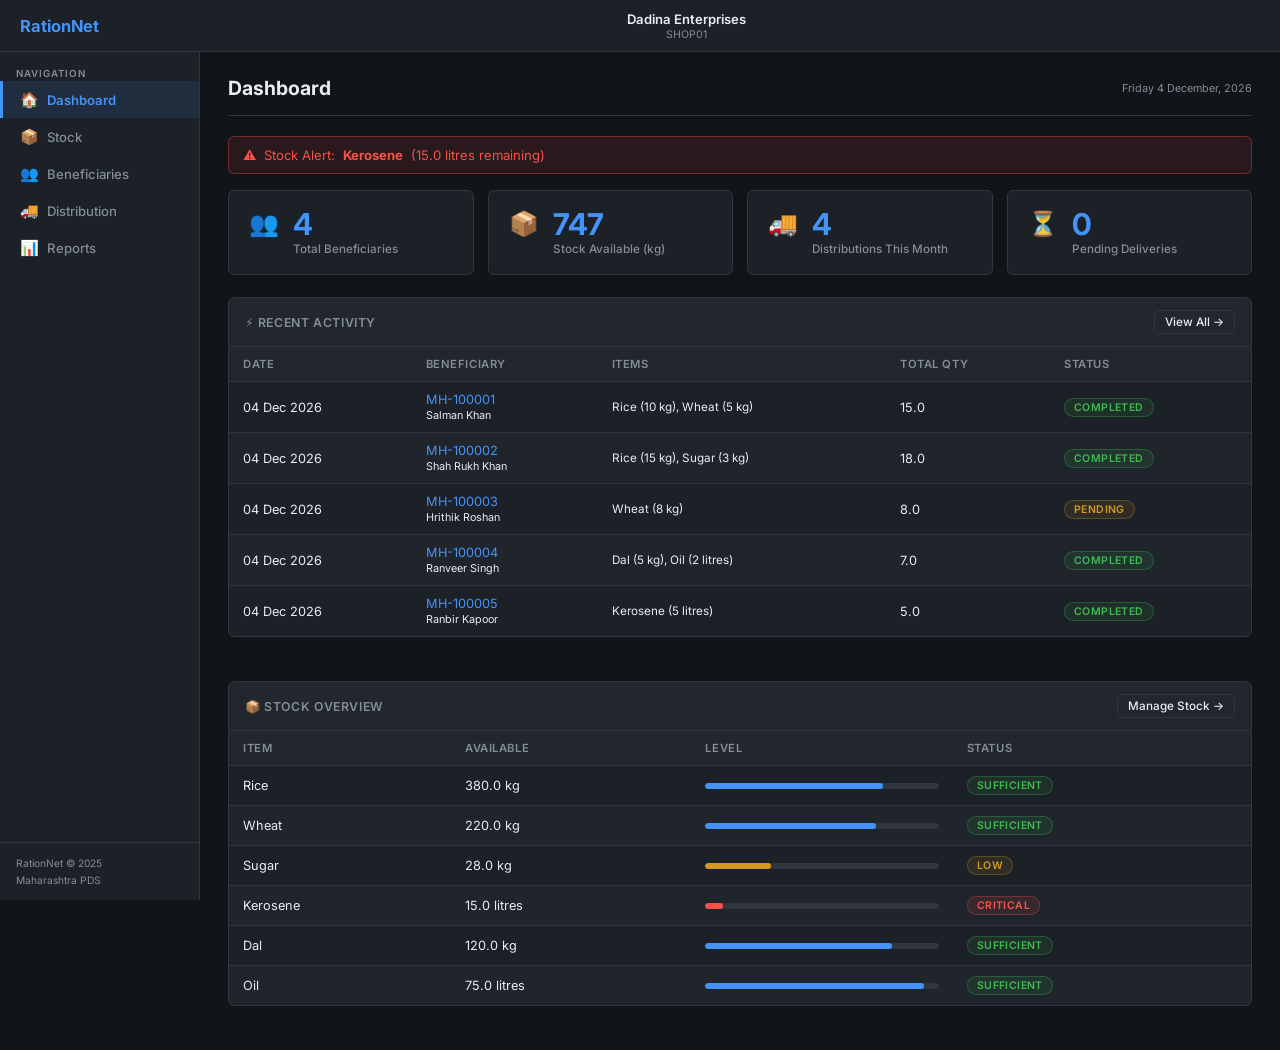
<file: index.html>
<!DOCTYPE html>
<html lang="en">
<head>
  <meta charset="UTF-8">
  <meta name="viewport" content="width=device-width, initial-scale=1.0">
  <title>RationNet — Dashboard</title>
  <link rel="stylesheet" href="css/style.css">
  <link rel="stylesheet" href="css/components.css">
  <link rel="stylesheet" href="css/forms.css">
</head>
<body>
  <div id="toast-container"></div>
  <div id="sidebar-overlay" class="sidebar-overlay"></div>

  <!-- Confirm Modal -->
  <div class="modal-overlay" id="confirm-modal">
    <div class="modal-box">
      <span class="modal-icon">⚠️</span>
      <div class="modal-title">Confirm Action</div>
      <div class="modal-message"></div>
      <div class="modal-actions">
        <button class="btn btn-secondary" id="modal-cancel-btn">Cancel</button>
        <button class="btn btn-primary" id="modal-confirm-btn">Confirm</button>
      </div>
    </div>
  </div>

  <div class="app-layout">
    <!-- Navbar -->
    <nav class="app-navbar">
      <button class="sidebar-toggle" id="sidebar-toggle">☰</button>
      <div class="navbar-brand">
        <span class="brand-dot"></span>
        RationNet
      </div>
      <div class="navbar-center">
        <div class="navbar-shop-info">
          <span class="navbar-shop-name" id="navbar-shop-name">—</span>
          <span class="navbar-shop-id" id="navbar-shop-id">—</span>
        </div>
      </div>
    </nav>

    <div class="app-body">
      <!-- Sidebar -->
      <aside class="app-sidebar" id="app-sidebar">
        <nav class="sidebar-nav">
          <span class="sidebar-section-label">Navigation</span>
          <a href="index.html" class="sidebar-link active">
            <span class="nav-icon">🏠</span>
            <span class="nav-label">Dashboard</span>
          </a>
          <a href="stock.html" class="sidebar-link">
            <span class="nav-icon">📦</span>
            <span class="nav-label">Stock</span>
          </a>
          <a href="beneficiaries.html" class="sidebar-link">
            <span class="nav-icon">👥</span>
            <span class="nav-label">Beneficiaries</span>
          </a>
          <a href="distribution.html" class="sidebar-link">
            <span class="nav-icon">🚚</span>
            <span class="nav-label">Distribution</span>
          </a>
          <a href="reports.html" class="sidebar-link">
            <span class="nav-icon">📊</span>
            <span class="nav-label">Reports</span>
          </a>
        </nav>
        <div class="sidebar-footer">
          RationNet © 2025<br>
          Maharashtra PDS
        </div>
      </aside>

      <!-- Main Content -->
      <main class="main-content">
        <div class="page-header">
          <h1 class="page-title">Dashboard</h1>
          <span style="font-family:var(--font-body);font-size:0.72rem;color:var(--text-muted)" id="current-date"></span>
        </div>

        <!-- Stock Alert Container -->
        <div id="stock-alerts" style="display:none;margin-bottom:16px"></div>

        <!-- KPI Grid -->
        <div class="kpi-grid">
          <div class="kpi-card">
            <div class="kpi-icon">👥</div>
            <div class="kpi-data">
              <div class="kpi-value" id="kpi-beneficiaries">0</div>
              <div class="kpi-label">Total Beneficiaries</div>
            </div>
          </div>
          <div class="kpi-card">
            <div class="kpi-icon">📦</div>
            <div class="kpi-data">
              <div class="kpi-value" id="kpi-stock">0</div>
              <div class="kpi-label">Stock Available (kg)</div>
            </div>
          </div>
          <div class="kpi-card">
            <div class="kpi-icon">🚚</div>
            <div class="kpi-data">
              <div class="kpi-value" id="kpi-dist-month">0</div>
              <div class="kpi-label">Distributions This Month</div>
            </div>
          </div>
          <div class="kpi-card">
            <div class="kpi-icon">⏳</div>
            <div class="kpi-data">
              <div class="kpi-value" id="kpi-pending">0</div>
              <div class="kpi-label">Pending Deliveries</div>
            </div>
          </div>
        </div>

        <!-- Two-column layout -->
        <div style="display:grid;grid-template-columns:1fr 1fr;gap:20px;margin-bottom:24px">
          <!-- Recent Activity -->
          <div class="table-container" style="grid-column:1/-1">
            <div class="table-toolbar">
              <span class="table-toolbar-title">⚡ Recent Activity</span>
              <a href="distribution.html" class="btn btn-secondary btn-sm">View All →</a>
            </div>
            <table class="data-table">
              <thead>
                <tr>
                  <th>Date</th>
                  <th>Beneficiary</th>
                  <th>Items</th>
                  <th>Total Qty</th>
                  <th>Status</th>
                </tr>
              </thead>
              <tbody id="recent-activity-body">
                <tr><td colspan="5" class="empty-state"><span class="empty-icon">⏳</span>Loading…</td></tr>
              </tbody>
            </table>
          </div>
        </div>

        <!-- Stock Overview -->
        <div class="table-container">
          <div class="table-toolbar">
            <span class="table-toolbar-title">📦 Stock Overview</span>
            <a href="stock.html" class="btn btn-secondary btn-sm">Manage Stock →</a>
          </div>
          <table class="data-table">
            <thead>
              <tr>
                <th>Item</th>
                <th>Available</th>
                <th>Level</th>
                <th>Status</th>
              </tr>
            </thead>
            <tbody id="stock-overview-body">
              <tr><td colspan="4" class="empty-state"><span class="empty-icon">⏳</span>Loading…</td></tr>
            </tbody>
          </table>
        </div>
      </main>
    </div>
  </div>

  <script src="js/storage.js?v=2"></script>
    <script src="js/dashboard.js"></script>
  <script>
    // Set current date
    document.getElementById('current-date').textContent = new Date().toLocaleDateString('en-IN', {
      weekday: 'long', day: 'numeric', month: 'long', year: 'numeric'
    });
  </script>
</body>
</html>
</file>
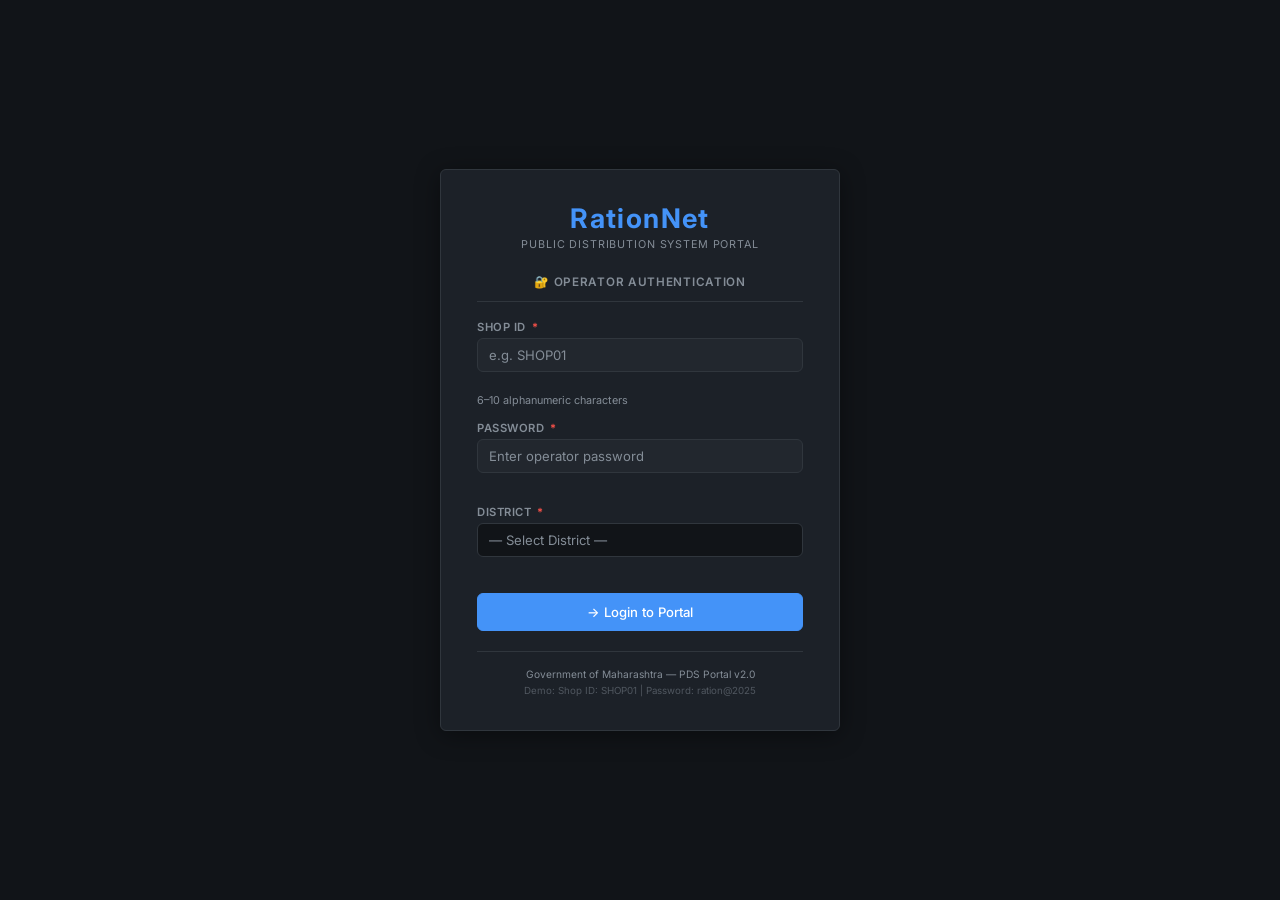
<file: rationnet/index.html>
<!DOCTYPE html>
<html lang="en">
<head>
  <meta charset="UTF-8">
  <meta name="viewport" content="width=device-width, initial-scale=1.0">
  <title>RationNet — Login | Maharashtra PDS Portal</title>
  <meta name="description" content="RationNet - Government of Maharashtra Public Distribution System Operator Portal">
  <link rel="stylesheet" href="css/style.css">
  <link rel="stylesheet" href="css/components.css">
  <link rel="stylesheet" href="css/forms.css">
</head>
<body>
  <div id="toast-container"></div>

  <main class="login-page">
    <div class="login-card">
      <div class="login-logo">
        <span class="brand-name">RationNet</span>
        <span class="brand-sub">Public Distribution System Portal</span>
      </div>

      <p class="login-form-title">🔐 Operator Authentication</p>

      <form class="login-form" id="login-form" novalidate autocomplete="off">
        <input type="hidden" id="ben-edit-id" value="">

        <div class="form-group">
          <label class="form-label" for="shopId">Shop ID <span class="required">*</span></label>
          <input
            type="text"
            id="shopId"
            class="form-control"
            placeholder="e.g. SHOP01"
            maxlength="10"
            autocomplete="off"
            spellcheck="false"
          >
          <span class="field-error" id="err-shopId"></span>
          <span class="field-hint">6–10 alphanumeric characters</span>
        </div>

        <div class="form-group">
          <label class="form-label" for="password">Password <span class="required">*</span></label>
          <input
            type="password"
            id="password"
            class="form-control"
            placeholder="Enter operator password"
            autocomplete="off"
          >
          <span class="field-error" id="err-password"></span>
        </div>

        <div class="form-group">
          <label class="form-label" for="district">District <span class="required">*</span></label>
          <select id="district" class="form-control">
            <option value="">— Select District —</option>
            <option>Ahmednagar</option>
            <option>Akola</option>
            <option>Amravati</option>
            <option>Aurangabad</option>
            <option>Beed</option>
            <option>Bhandara</option>
            <option>Buldhana</option>
            <option>Chandrapur</option>
            <option>Dhule</option>
            <option>Gadchiroli</option>
            <option>Gondia</option>
            <option>Hingoli</option>
            <option>Jalgaon</option>
            <option>Jalna</option>
            <option>Kolhapur</option>
            <option>Latur</option>
            <option>Mumbai City</option>
            <option>Mumbai Suburban</option>
            <option>Nagpur</option>
            <option>Nanded</option>
            <option>Nandurbar</option>
            <option>Nashik</option>
            <option>Osmanabad</option>
            <option>Palghar</option>
            <option>Parbhani</option>
            <option>Pune</option>
            <option>Raigad</option>
            <option>Ratnagiri</option>
            <option>Sangli</option>
            <option>Satara</option>
            <option>Sindhudurg</option>
            <option>Solapur</option>
            <option>Thane</option>
            <option>Wardha</option>
            <option>Washim</option>
            <option>Yavatmal</option>
          </select>
          <span class="field-error" id="err-district"></span>
        </div>

        <button type="submit" class="btn btn-primary btn-login" id="btn-login">
          <span id="btn-login-text">→ Login to Portal</span>
        </button>
      </form>

      <div class="login-footer-text">
        Government of Maharashtra — PDS Portal v2.0<br>
        <span style="opacity:0.5;font-size:0.65rem">Demo: Shop ID: SHOP01 | Password: ration@2025</span>
      </div>
    </div>
  </main>

  <script src="js/storage.js"></script>
  <script src="js/auth.js"></script>
</body>
</html>
</file>
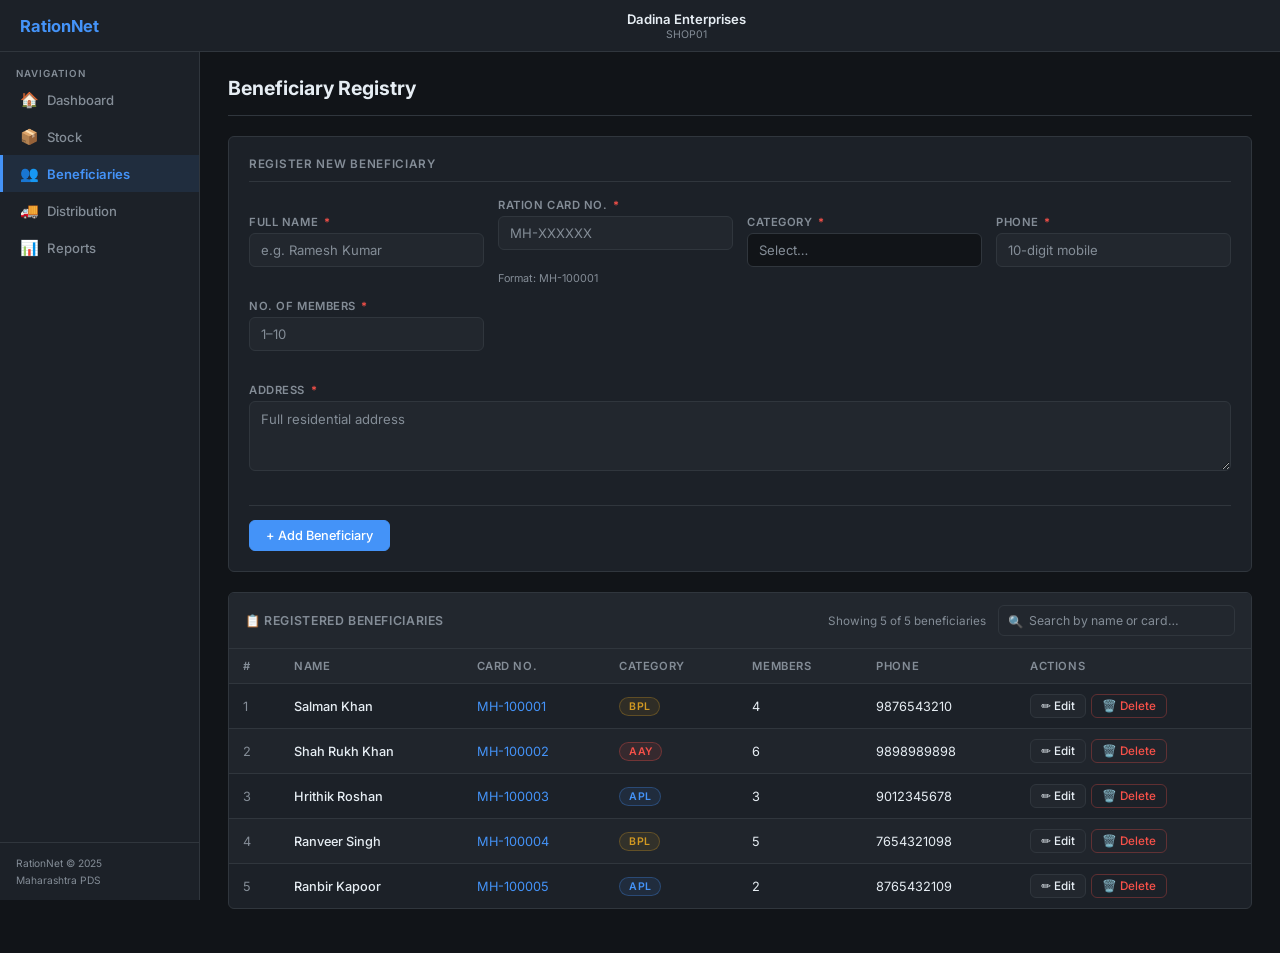
<file: beneficiaries.html>
<!DOCTYPE html>
<html lang="en">
<head>
  <meta charset="UTF-8">
  <meta name="viewport" content="width=device-width, initial-scale=1.0">
  <title>RationNet — Beneficiary Registry</title>
  <link rel="stylesheet" href="css/style.css">
  <link rel="stylesheet" href="css/components.css">
  <link rel="stylesheet" href="css/forms.css">
</head>
<body>
  <div id="toast-container"></div>
  <div id="sidebar-overlay" class="sidebar-overlay"></div>

  <!-- Confirm Modal -->
  <div class="modal-overlay" id="confirm-modal">
    <div class="modal-box">
      <span class="modal-icon">⚠️</span>
      <div class="modal-title">Confirm Action</div>
      <div class="modal-message"></div>
      <div class="modal-actions">
        <button class="btn btn-secondary" id="modal-cancel-btn">Cancel</button>
        <button class="btn btn-danger" id="modal-confirm-btn">Remove</button>
      </div>
    </div>
  </div>

  <div class="app-layout">
    <nav class="app-navbar">
      <button class="sidebar-toggle" id="sidebar-toggle">☰</button>
      <div class="navbar-brand"><span class="brand-dot"></span>RationNet</div>
      <div class="navbar-center">
        <div class="navbar-shop-info">
          <span class="navbar-shop-name" id="navbar-shop-name">—</span>
          <span class="navbar-shop-id" id="navbar-shop-id">—</span>
        </div>
      </div>
    </nav>

    <div class="app-body">
      <aside class="app-sidebar" id="app-sidebar">
        <nav class="sidebar-nav">
          <span class="sidebar-section-label">Navigation</span>
          <a href="index.html" class="sidebar-link"><span class="nav-icon">🏠</span><span class="nav-label">Dashboard</span></a>
          <a href="stock.html" class="sidebar-link"><span class="nav-icon">📦</span><span class="nav-label">Stock</span></a>
          <a href="beneficiaries.html" class="sidebar-link active"><span class="nav-icon">👥</span><span class="nav-label">Beneficiaries</span></a>
          <a href="distribution.html" class="sidebar-link"><span class="nav-icon">🚚</span><span class="nav-label">Distribution</span></a>
          <a href="reports.html" class="sidebar-link"><span class="nav-icon">📊</span><span class="nav-label">Reports</span></a>
        </nav>
        <div class="sidebar-footer">RationNet © 2025<br>Maharashtra PDS</div>
      </aside>

      <main class="main-content">
        <div class="page-header">
          <h1 class="page-title">Beneficiary Registry</h1>
        </div>

        <!-- Add / Edit Form -->
        <div class="form-section">
          <div class="form-section-title">Register New Beneficiary</div>
          <form id="ben-form" novalidate>
            <input type="hidden" id="ben-edit-id" value="">

            <div class="form-grid">
              <div class="form-group">
                <label class="form-label" for="ben-name">Full Name <span class="required">*</span></label>
                <input type="text" id="ben-name" class="form-control" placeholder="e.g. Ramesh Kumar" maxlength="60">
                <span class="field-error" id="err-ben-name"></span>
              </div>

              <div class="form-group">
                <label class="form-label" for="ben-card">Ration Card No. <span class="required">*</span></label>
                <input type="text" id="ben-card" class="form-control" placeholder="MH-XXXXXX" maxlength="9" style="text-transform:uppercase">
                <span class="field-error" id="err-ben-card"></span>
                <span class="field-hint">Format: MH-100001</span>
              </div>

              <div class="form-group">
                <label class="form-label" for="ben-category">Category <span class="required">*</span></label>
                <select id="ben-category" class="form-control">
                  <option value="">Select…</option>
                  <option value="APL">APL — Above Poverty Line</option>
                  <option value="BPL">BPL — Below Poverty Line</option>
                  <option value="AAY">AAY — Antyodaya Anna Yojana</option>
                </select>
                <span class="field-error" id="err-ben-category"></span>
              </div>

              <div class="form-group">
                <label class="form-label" for="ben-phone">Phone <span class="required">*</span></label>
                <input type="tel" id="ben-phone" class="form-control" placeholder="10-digit mobile" maxlength="10">
                <span class="field-error" id="err-ben-phone"></span>
              </div>

              <div class="form-group">
                <label class="form-label" for="ben-members">No. of Members <span class="required">*</span></label>
                <input type="number" id="ben-members" class="form-control" min="1" max="10" placeholder="1–10">
                <span class="field-error" id="err-ben-members"></span>
              </div>

              <div class="form-group col-full">
                <label class="form-label" for="ben-address">Address <span class="required">*</span></label>
                <textarea id="ben-address" class="form-control" placeholder="Full residential address" rows="2"></textarea>
                <span class="field-error" id="err-ben-address"></span>
              </div>
            </div>

            <div class="form-actions">
              <button type="submit" class="btn btn-primary">
                <span id="form-submit-label">+ Add Beneficiary</span>
              </button>
              <button type="button" class="btn btn-secondary" id="form-cancel-edit" style="display:none">✕ Cancel Edit</button>
            </div>
          </form>
        </div>

        <!-- Beneficiary Table -->
        <div class="table-container">
          <div class="table-toolbar">
            <span class="table-toolbar-title">📋 Registered Beneficiaries</span>
            <div style="display:flex;gap:12px;align-items:center">
              <span class="table-count" id="ben-count"></span>
              <div class="search-wrap">
                <span class="search-icon">🔍</span>
                <input type="text" id="ben-search" class="search-input" placeholder="Search by name or card…">
              </div>
            </div>
          </div>
          <div style="overflow-x:auto">
            <table class="data-table">
              <thead>
                <tr>
                  <th>#</th>
                  <th>Name</th>
                  <th>Card No.</th>
                  <th>Category</th>
                  <th>Members</th>
                  <th>Phone</th>
                  <th class="no-print">Actions</th>
                </tr>
              </thead>
              <tbody id="ben-tbody">
                <tr><td colspan="7" class="empty-state"><span class="empty-icon">⏳</span>Loading registry…</td></tr>
              </tbody>
            </table>
          </div>
        </div>
      </main>
    </div>
  </div>

  <script src="js/storage.js?v=2"></script>
    <script src="js/beneficiaries.js"></script>
</body>
</html>
</file>
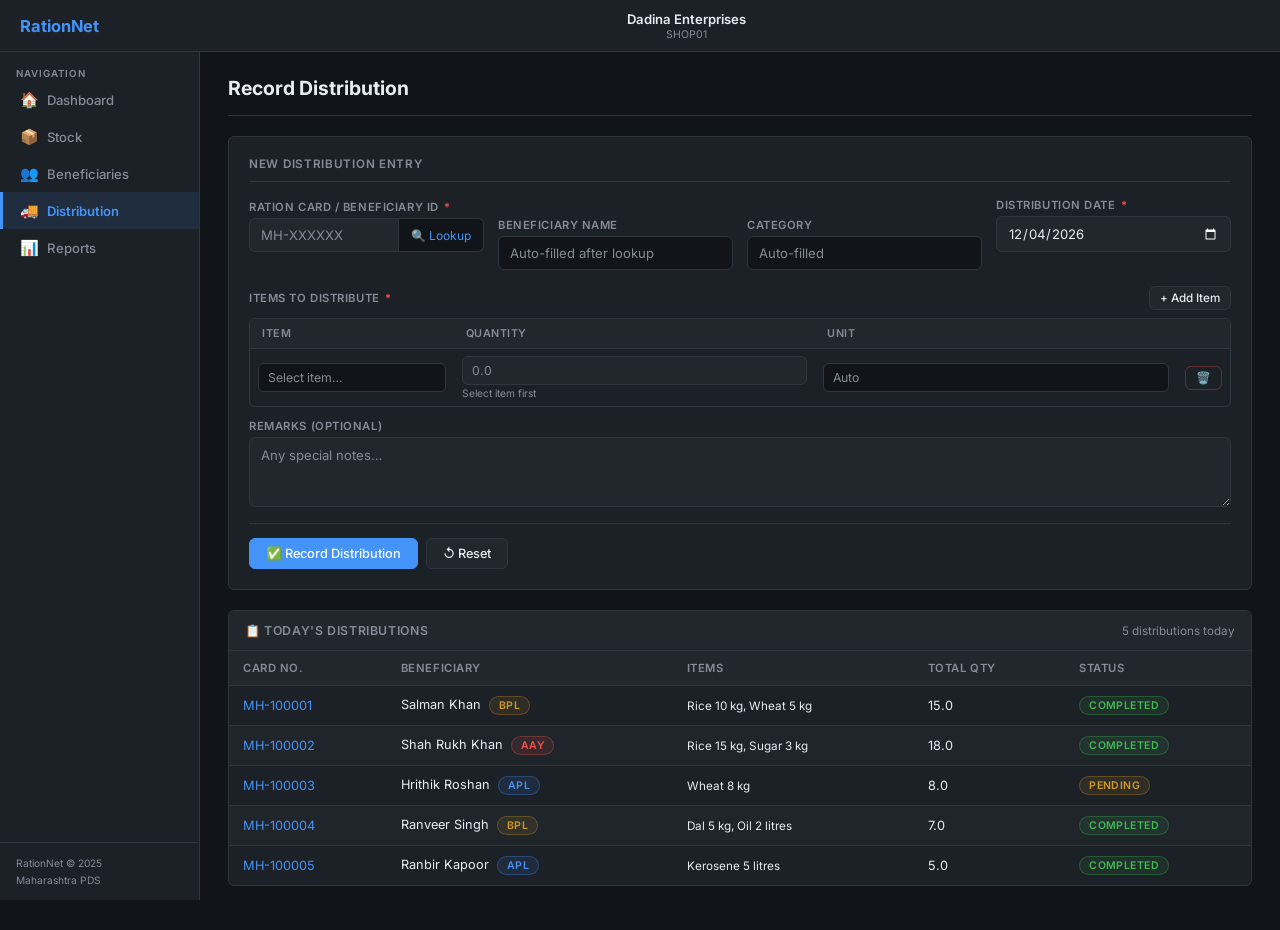
<file: distribution.html>
<!DOCTYPE html>
<html lang="en">
<head>
  <meta charset="UTF-8">
  <meta name="viewport" content="width=device-width, initial-scale=1.0">
  <title>RationNet — Distribution Entry</title>
  <link rel="stylesheet" href="css/style.css">
  <link rel="stylesheet" href="css/components.css">
  <link rel="stylesheet" href="css/forms.css">
</head>
<body>
  <div id="toast-container"></div>
  <div id="sidebar-overlay" class="sidebar-overlay"></div>

  <!-- Confirm Modal (unused here but required by auth.js) -->
  <div class="modal-overlay" id="confirm-modal">
    <div class="modal-box">
      <span class="modal-icon">⚠️</span>
      <div class="modal-title">Confirm Action</div>
      <div class="modal-message"></div>
      <div class="modal-actions">
        <button class="btn btn-secondary" id="modal-cancel-btn">Cancel</button>
        <button class="btn btn-primary" id="modal-confirm-btn">Confirm</button>
      </div>
    </div>
  </div>

  <div class="app-layout">
    <nav class="app-navbar">
      <button class="sidebar-toggle" id="sidebar-toggle">☰</button>
      <div class="navbar-brand"><span class="brand-dot"></span>RationNet</div>
      <div class="navbar-center">
        <div class="navbar-shop-info">
          <span class="navbar-shop-name" id="navbar-shop-name">—</span>
          <span class="navbar-shop-id" id="navbar-shop-id">—</span>
        </div>
      </div>
    </nav>

    <div class="app-body">
      <aside class="app-sidebar" id="app-sidebar">
        <nav class="sidebar-nav">
          <span class="sidebar-section-label">Navigation</span>
          <a href="index.html" class="sidebar-link"><span class="nav-icon">🏠</span><span class="nav-label">Dashboard</span></a>
          <a href="stock.html" class="sidebar-link"><span class="nav-icon">📦</span><span class="nav-label">Stock</span></a>
          <a href="beneficiaries.html" class="sidebar-link"><span class="nav-icon">👥</span><span class="nav-label">Beneficiaries</span></a>
          <a href="distribution.html" class="sidebar-link active"><span class="nav-icon">🚚</span><span class="nav-label">Distribution</span></a>
          <a href="reports.html" class="sidebar-link"><span class="nav-icon">📊</span><span class="nav-label">Reports</span></a>
        </nav>
        <div class="sidebar-footer">RationNet © 2025<br>Maharashtra PDS</div>
      </aside>

      <main class="main-content">
        <div class="page-header">
          <h1 class="page-title">Record Distribution</h1>
        </div>

        <!-- Distribution Form -->
        <div class="form-section">
          <div class="form-section-title">New Distribution Entry</div>
          <form id="dist-form" novalidate>

            <div class="form-grid">
              <div class="form-group">
                <label class="form-label" for="dist-card">Ration Card / Beneficiary ID <span class="required">*</span></label>
                <div class="input-btn-group">
                  <input type="text" id="dist-card" class="form-control" placeholder="MH-XXXXXX" style="text-transform:uppercase" maxlength="9">
                  <button type="button" class="btn-lookup" id="btn-lookup">🔍 Lookup</button>
                </div>
                <span class="field-error" id="err-dist-card"></span>
              </div>

              <div class="form-group">
                <label class="form-label" for="dist-name">Beneficiary Name</label>
                <input type="text" id="dist-name" class="form-control" readonly placeholder="Auto-filled after lookup">
              </div>

              <div class="form-group">
                <label class="form-label" for="dist-category">Category</label>
                <input type="text" id="dist-category" class="form-control" readonly placeholder="Auto-filled">
              </div>

              <div class="form-group">
                <label class="form-label" for="dist-date">Distribution Date <span class="required">*</span></label>
                <input type="date" id="dist-date" class="form-control">
                <span class="field-error" id="err-dist-date"></span>
              </div>
            </div>

            <!-- Beneficiary info chip -->
            <div id="ben-info-chip" class="alert-banner green" style="display:none;margin:12px 0;gap:8px;font-size:0.82rem;font-family:var(--font-body)"></div>

            <!-- Items Table -->
            <div style="margin-top:16px">
              <div style="display:flex;align-items:center;justify-content:space-between;margin-bottom:8px">
                <span class="form-label" style="margin:0">Items to Distribute <span class="required">*</span></span>
                <button type="button" class="btn btn-secondary btn-sm" id="btn-add-row">+ Add Item</button>
              </div>
              <div class="items-table-wrap">
                <table class="items-table">
                  <thead>
                    <tr>
                      <th>Item</th>
                      <th>Quantity</th>
                      <th>Unit</th>
                      <th style="width:50px"></th>
                    </tr>
                  </thead>
                  <tbody id="dist-items-body"></tbody>
                </table>
              </div>
            </div>

            <div class="form-group" style="margin-top:12px">
              <label class="form-label" for="dist-remarks">Remarks (optional)</label>
              <textarea id="dist-remarks" class="form-control" rows="2" placeholder="Any special notes…"></textarea>
            </div>

            <div class="form-actions">
              <button type="submit" class="btn btn-primary">✅ Record Distribution</button>
              <button type="reset" class="btn btn-secondary" onclick="document.getElementById('dist-items-body').innerHTML='';_itemRowCount=0;addItemRow();document.getElementById('ben-info-chip').style.display='none'">↺ Reset</button>
            </div>
          </form>
        </div>

        <!-- Today's Log -->
        <div class="table-container">
          <div class="table-toolbar">
            <span class="table-toolbar-title">📋 Today's Distributions</span>
            <span class="table-count" id="today-log-count"></span>
          </div>
          <div style="overflow-x:auto">
            <table class="data-table">
              <thead>
                <tr>
                  <th>Card No.</th>
                  <th>Beneficiary</th>
                  <th>Items</th>
                  <th>Total Qty</th>
                  <th>Status</th>
                </tr>
              </thead>
              <tbody id="today-log-tbody">
                <tr><td colspan="5" class="empty-state"><span class="empty-icon">📋</span>Loading…</td></tr>
              </tbody>
            </table>
          </div>
        </div>
      </main>
    </div>
  </div>

  <script src="js/storage.js?v=2"></script>
    <script src="js/distribution.js"></script>
</body>
</html>
</file>
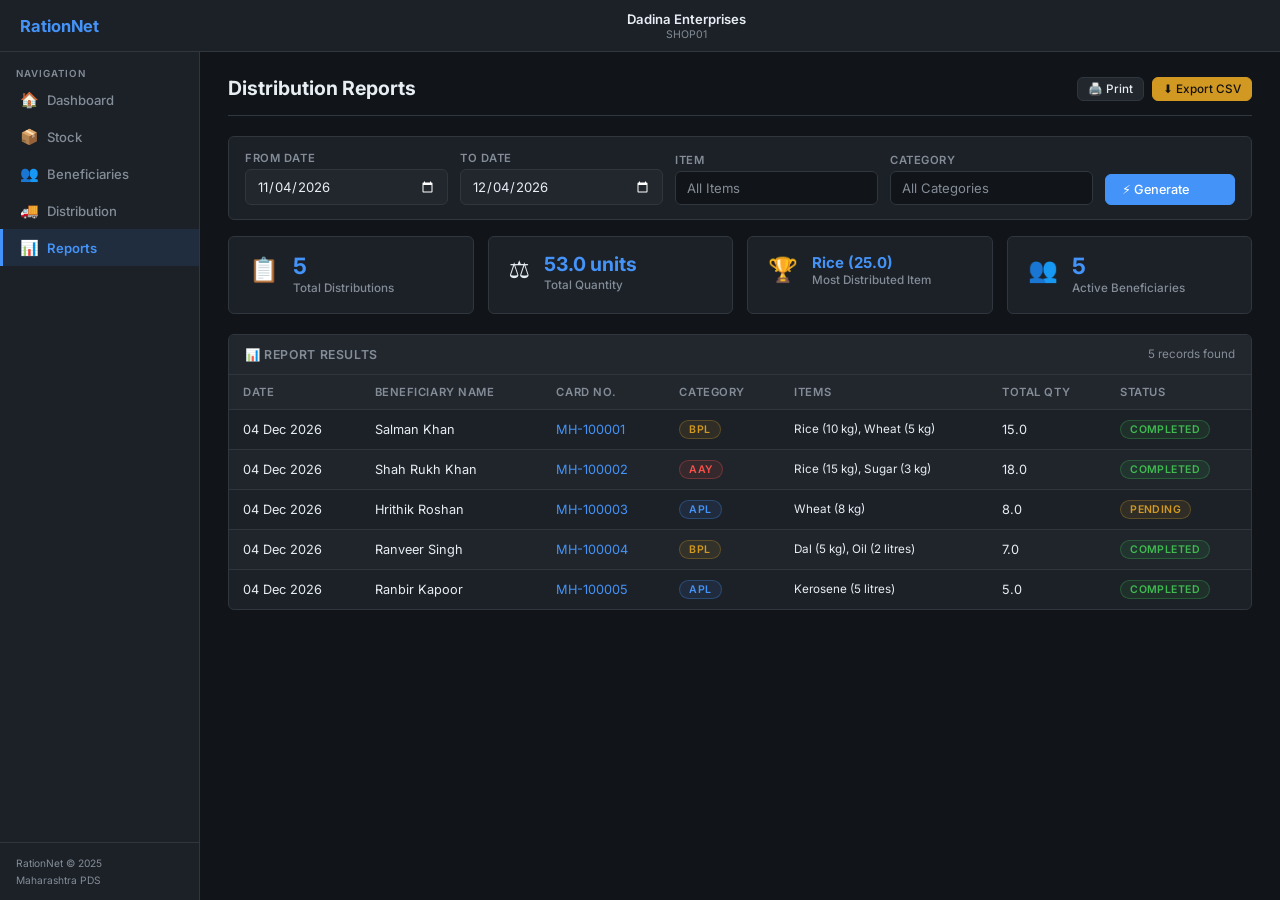
<file: reports.html>
<!DOCTYPE html>
<html lang="en">
<head>
  <meta charset="UTF-8">
  <meta name="viewport" content="width=device-width, initial-scale=1.0">
  <title>RationNet — Distribution Reports</title>
  <link rel="stylesheet" href="css/style.css">
  <link rel="stylesheet" href="css/components.css">
  <link rel="stylesheet" href="css/forms.css">
</head>
<body>
  <div id="toast-container"></div>
  <div id="sidebar-overlay" class="sidebar-overlay"></div>

  <!-- Confirm Modal -->
  <div class="modal-overlay" id="confirm-modal">
    <div class="modal-box">
      <span class="modal-icon">⚠️</span>
      <div class="modal-title">Confirm Action</div>
      <div class="modal-message"></div>
      <div class="modal-actions">
        <button class="btn btn-secondary" id="modal-cancel-btn">Cancel</button>
        <button class="btn btn-primary" id="modal-confirm-btn">Confirm</button>
      </div>
    </div>
  </div>

  <div class="app-layout">
    <nav class="app-navbar">
      <button class="sidebar-toggle" id="sidebar-toggle">☰</button>
      <div class="navbar-brand"><span class="brand-dot"></span>RationNet</div>
      <div class="navbar-center">
        <div class="navbar-shop-info">
          <span class="navbar-shop-name" id="navbar-shop-name">—</span>
          <span class="navbar-shop-id" id="navbar-shop-id">—</span>
        </div>
      </div>
    </nav>

    <div class="app-body">
      <aside class="app-sidebar" id="app-sidebar">
        <nav class="sidebar-nav">
          <span class="sidebar-section-label">Navigation</span>
          <a href="index.html" class="sidebar-link"><span class="nav-icon">🏠</span><span class="nav-label">Dashboard</span></a>
          <a href="stock.html" class="sidebar-link"><span class="nav-icon">📦</span><span class="nav-label">Stock</span></a>
          <a href="beneficiaries.html" class="sidebar-link"><span class="nav-icon">👥</span><span class="nav-label">Beneficiaries</span></a>
          <a href="distribution.html" class="sidebar-link"><span class="nav-icon">🚚</span><span class="nav-label">Distribution</span></a>
          <a href="reports.html" class="sidebar-link active"><span class="nav-icon">📊</span><span class="nav-label">Reports</span></a>
        </nav>
        <div class="sidebar-footer">RationNet © 2025<br>Maharashtra PDS</div>
      </aside>

      <main class="main-content">
        <div class="page-header">
          <h1 class="page-title">Distribution Reports</h1>
          <div class="no-print" style="display:flex;gap:8px">
            <button class="btn btn-secondary btn-sm" id="btn-print">🖨️ Print</button>
            <button class="btn btn-amber btn-sm" id="btn-export-csv">⬇️ Export CSV</button>
          </div>
        </div>

        <!-- Filter Bar -->
        <div class="filter-bar no-print">
          <div class="form-group">
            <label class="form-label" for="filter-from">From Date</label>
            <input type="date" id="filter-from" class="form-control">
          </div>
          <div class="form-group">
            <label class="form-label" for="filter-to">To Date</label>
            <input type="date" id="filter-to" class="form-control">
          </div>
          <div class="form-group">
            <label class="form-label" for="filter-item">Item</label>
            <select id="filter-item" class="form-control">
              <option value="All">All Items</option>
              <option>Rice</option>
              <option>Wheat</option>
              <option>Sugar</option>
              <option>Kerosene</option>
              <option>Dal</option>
              <option>Oil</option>
            </select>
          </div>
          <div class="form-group">
            <label class="form-label" for="filter-cat">Category</label>
            <select id="filter-cat" class="form-control">
              <option value="All">All Categories</option>
              <option value="APL">APL</option>
              <option value="BPL">BPL</option>
              <option value="AAY">AAY</option>
            </select>
          </div>
          <div class="form-group" style="flex:0;align-self:flex-end">
            <button class="btn btn-primary" id="btn-generate">⚡ Generate</button>
          </div>
        </div>

        <!-- Summary Cards -->
        <div class="kpi-grid" style="margin-bottom:20px">
          <div class="kpi-card">
            <div class="kpi-icon">📋</div>
            <div class="kpi-data">
              <div class="kpi-value" id="sum-total-dist" style="font-size:1.5rem">—</div>
              <div class="kpi-label">Total Distributions</div>
            </div>
          </div>
          <div class="kpi-card">
            <div class="kpi-icon">⚖️</div>
            <div class="kpi-data">
              <div class="kpi-value" id="sum-total-qty" style="font-size:1.3rem">—</div>
              <div class="kpi-label">Total Quantity</div>
            </div>
          </div>
          <div class="kpi-card">
            <div class="kpi-icon">🏆</div>
            <div class="kpi-data">
              <div class="kpi-value" id="sum-top-item" style="font-size:1rem">—</div>
              <div class="kpi-label">Most Distributed Item</div>
            </div>
          </div>
          <div class="kpi-card">
            <div class="kpi-icon">👥</div>
            <div class="kpi-data">
              <div class="kpi-value" id="sum-active-ben" style="font-size:1.5rem">—</div>
              <div class="kpi-label">Active Beneficiaries</div>
            </div>
          </div>
        </div>

        <!-- Report Table -->
        <div class="table-container">
          <div class="table-toolbar">
            <span class="table-toolbar-title">📊 Report Results</span>
            <span class="table-count" id="report-count"></span>
          </div>
          <div style="overflow-x:auto">
            <table class="data-table">
              <thead>
                <tr>
                  <th>Date</th>
                  <th>Beneficiary Name</th>
                  <th>Card No.</th>
                  <th>Category</th>
                  <th>Items</th>
                  <th>Total Qty</th>
                  <th>Status</th>
                </tr>
              </thead>
              <tbody id="report-tbody">
                <tr><td colspan="7" class="empty-state"><span class="empty-icon">📊</span>Click "Generate" to load report.</td></tr>
              </tbody>
            </table>
          </div>
        </div>

        <!-- Print header (only visible on print) -->
        <div style="display:none" class="print-only" id="print-header">
          <h2 style="font-family:serif;margin-bottom:4px">RationNet — Distribution Report</h2>
          <p style="font-size:12px;color:#555">Government of Maharashtra, Public Distribution System</p>
          <hr style="margin:8px 0">
        </div>
      </main>
    </div>
  </div>

  <style>
    @media print {
      .print-only { display: block !important; }
    }
  </style>

  <script src="js/storage.js?v=2"></script>
    <script src="js/reports.js"></script>
</body>
</html>
</file>
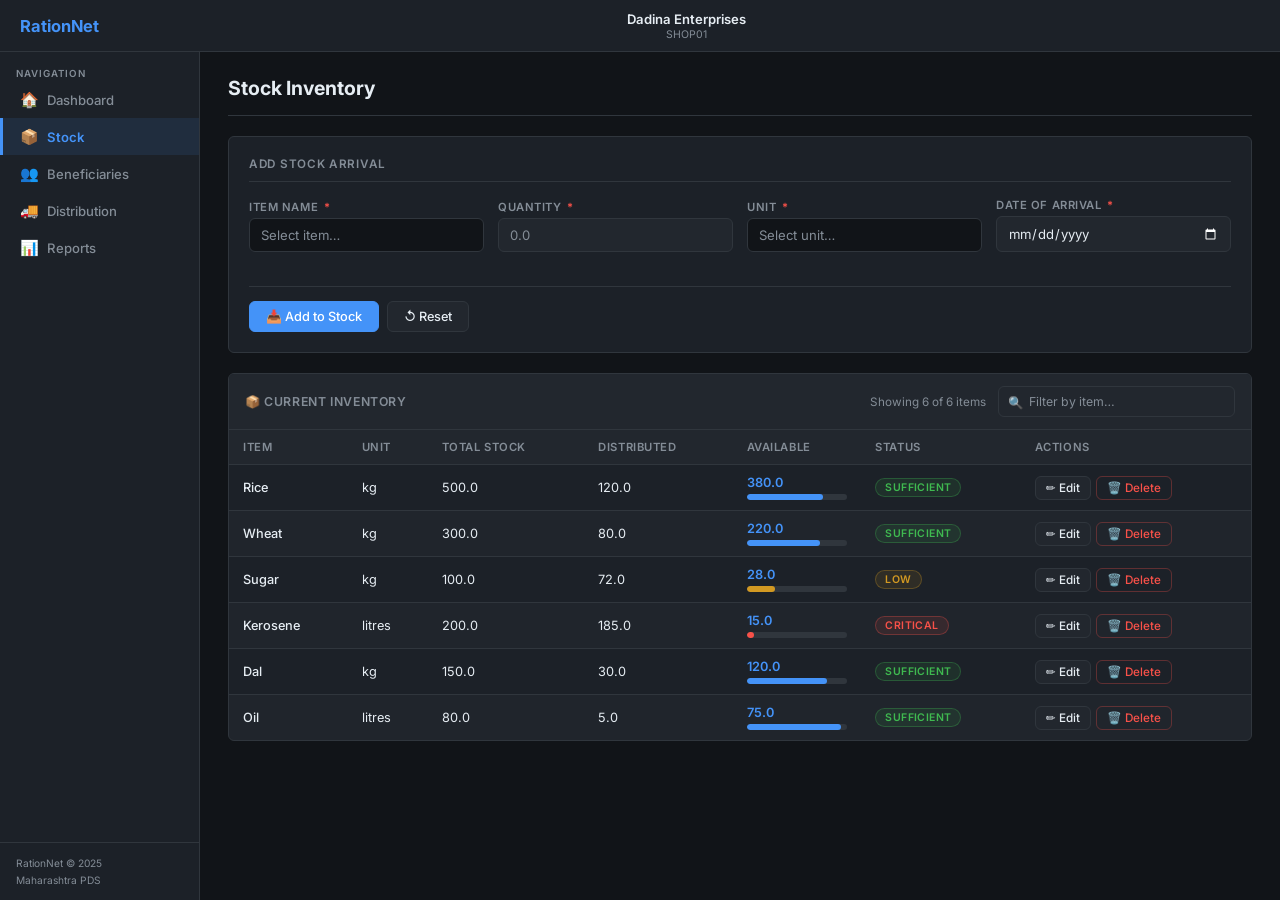
<file: stock.html>
<!DOCTYPE html>
<html lang="en">
<head>
  <meta charset="UTF-8">
  <meta name="viewport" content="width=device-width, initial-scale=1.0">
  <title>RationNet — Stock Management</title>
  <link rel="stylesheet" href="css/style.css">
  <link rel="stylesheet" href="css/components.css">
  <link rel="stylesheet" href="css/forms.css">
</head>
<body>
  <div id="toast-container"></div>
  <div id="sidebar-overlay" class="sidebar-overlay"></div>

  <!-- Confirm Modal -->
  <div class="modal-overlay" id="confirm-modal">
    <div class="modal-box">
      <span class="modal-icon">⚠️</span>
      <div class="modal-title">Confirm Action</div>
      <div class="modal-message"></div>
      <div class="modal-actions">
        <button class="btn btn-secondary" id="modal-cancel-btn">Cancel</button>
        <button class="btn btn-danger" id="modal-confirm-btn">Delete</button>
      </div>
    </div>
  </div>

  <!-- Edit Stock Modal -->
  <div class="modal-overlay" id="edit-stock-modal">
    <div class="modal-box">
      <span class="modal-icon">✏️</span>
      <div class="modal-title">Edit Stock Entry</div>
      <div class="modal-message" id="edit-stock-name" style="color:var(--accent);font-family:var(--font-body);margin-bottom:16px"></div>
      <input type="hidden" id="edit-stock-id">
      <div class="form-group" style="margin-bottom:12px">
        <label class="form-label">Total Stock</label>
        <input type="number" id="edit-stock-total" class="form-control" min="0" step="0.1">
      </div>
      <div class="form-group" style="margin-bottom:20px">
        <label class="form-label">Distributed</label>
        <input type="number" id="edit-stock-distributed" class="form-control" min="0" step="0.1">
      </div>
      <div class="modal-actions">
        <button class="btn btn-secondary" id="edit-stock-cancel">Cancel</button>
        <button class="btn btn-primary" id="edit-stock-save">💾 Save Changes</button>
      </div>
    </div>
  </div>

  <div class="app-layout">
    <nav class="app-navbar">
      <button class="sidebar-toggle" id="sidebar-toggle">☰</button>
      <div class="navbar-brand"><span class="brand-dot"></span>RationNet</div>
      <div class="navbar-center">
        <div class="navbar-shop-info">
          <span class="navbar-shop-name" id="navbar-shop-name">—</span>
          <span class="navbar-shop-id" id="navbar-shop-id">—</span>
        </div>
      </div>
    </nav>

    <div class="app-body">
      <aside class="app-sidebar" id="app-sidebar">
        <nav class="sidebar-nav">
          <span class="sidebar-section-label">Navigation</span>
          <a href="index.html" class="sidebar-link"><span class="nav-icon">🏠</span><span class="nav-label">Dashboard</span></a>
          <a href="stock.html" class="sidebar-link active"><span class="nav-icon">📦</span><span class="nav-label">Stock</span></a>
          <a href="beneficiaries.html" class="sidebar-link"><span class="nav-icon">👥</span><span class="nav-label">Beneficiaries</span></a>
          <a href="distribution.html" class="sidebar-link"><span class="nav-icon">🚚</span><span class="nav-label">Distribution</span></a>
          <a href="reports.html" class="sidebar-link"><span class="nav-icon">📊</span><span class="nav-label">Reports</span></a>
        </nav>
        <div class="sidebar-footer">RationNet © 2025<br>Maharashtra PDS</div>
      </aside>

      <main class="main-content">
        <div class="page-header">
          <h1 class="page-title">Stock Inventory</h1>
        </div>

        <!-- Add Stock Form -->
        <div class="form-section">
          <div class="form-section-title">Add Stock Arrival</div>
          <form id="stock-form" novalidate>
            <div class="form-grid">
              <div class="form-group">
                <label class="form-label" for="stock-item">Item Name <span class="required">*</span></label>
                <select id="stock-item" class="form-control">
                  <option value="">Select item…</option>
                  <option>Rice</option>
                  <option>Wheat</option>
                  <option>Sugar</option>
                  <option>Kerosene</option>
                  <option>Dal</option>
                  <option>Oil</option>
                </select>
                <span class="field-error" id="err-stock-item"></span>
              </div>

              <div class="form-group">
                <label class="form-label" for="stock-qty">Quantity <span class="required">*</span></label>
                <input type="number" id="stock-qty" class="form-control" min="1" max="10000" step="0.1" placeholder="0.0">
                <span class="field-error" id="err-stock-qty"></span>
              </div>

              <div class="form-group">
                <label class="form-label" for="stock-unit">Unit <span class="required">*</span></label>
                <select id="stock-unit" class="form-control">
                  <option value="">Select unit…</option>
                  <option value="kg">kg</option>
                  <option value="litres">litres</option>
                </select>
                <span class="field-error" id="err-stock-unit"></span>
              </div>

              <div class="form-group">
                <label class="form-label" for="stock-date">Date of Arrival <span class="required">*</span></label>
                <input type="date" id="stock-date" class="form-control">
                <span class="field-error" id="err-stock-date"></span>
              </div>
            </div>
            <div class="form-actions">
              <button type="submit" class="btn btn-primary">📥 Add to Stock</button>
              <button type="reset" class="btn btn-secondary">↺ Reset</button>
            </div>
          </form>
        </div>

        <!-- Stock Table -->
        <div class="table-container">
          <div class="table-toolbar">
            <span class="table-toolbar-title">📦 Current Inventory</span>
            <div style="display:flex;gap:12px;align-items:center">
              <span class="table-count" id="stock-count"></span>
              <div class="search-wrap">
                <span class="search-icon">🔍</span>
                <input type="text" id="stock-search" class="search-input" placeholder="Filter by item…">
              </div>
            </div>
          </div>
          <div style="overflow-x:auto">
            <table class="data-table">
              <thead>
                <tr>
                  <th>Item</th>
                  <th>Unit</th>
                  <th>Total Stock</th>
                  <th>Distributed</th>
                  <th>Available</th>
                  <th>Status</th>
                  <th class="no-print">Actions</th>
                </tr>
              </thead>
              <tbody id="stock-tbody">
                <tr><td colspan="7" class="empty-state"><span class="empty-icon">⏳</span>Loading inventory…</td></tr>
              </tbody>
            </table>
          </div>
        </div>
      </main>
    </div>
  </div>

  <script src="js/storage.js?v=2"></script>
    <script src="js/stock.js"></script>
  <script>
    // Set max date on arrival input
    document.addEventListener('DOMContentLoaded', () => {
      const dateEl = document.getElementById('stock-date');
      if (dateEl) dateEl.max = new Date().toISOString().split('T')[0];
    });
  </script>
</body>
</html>
</file>
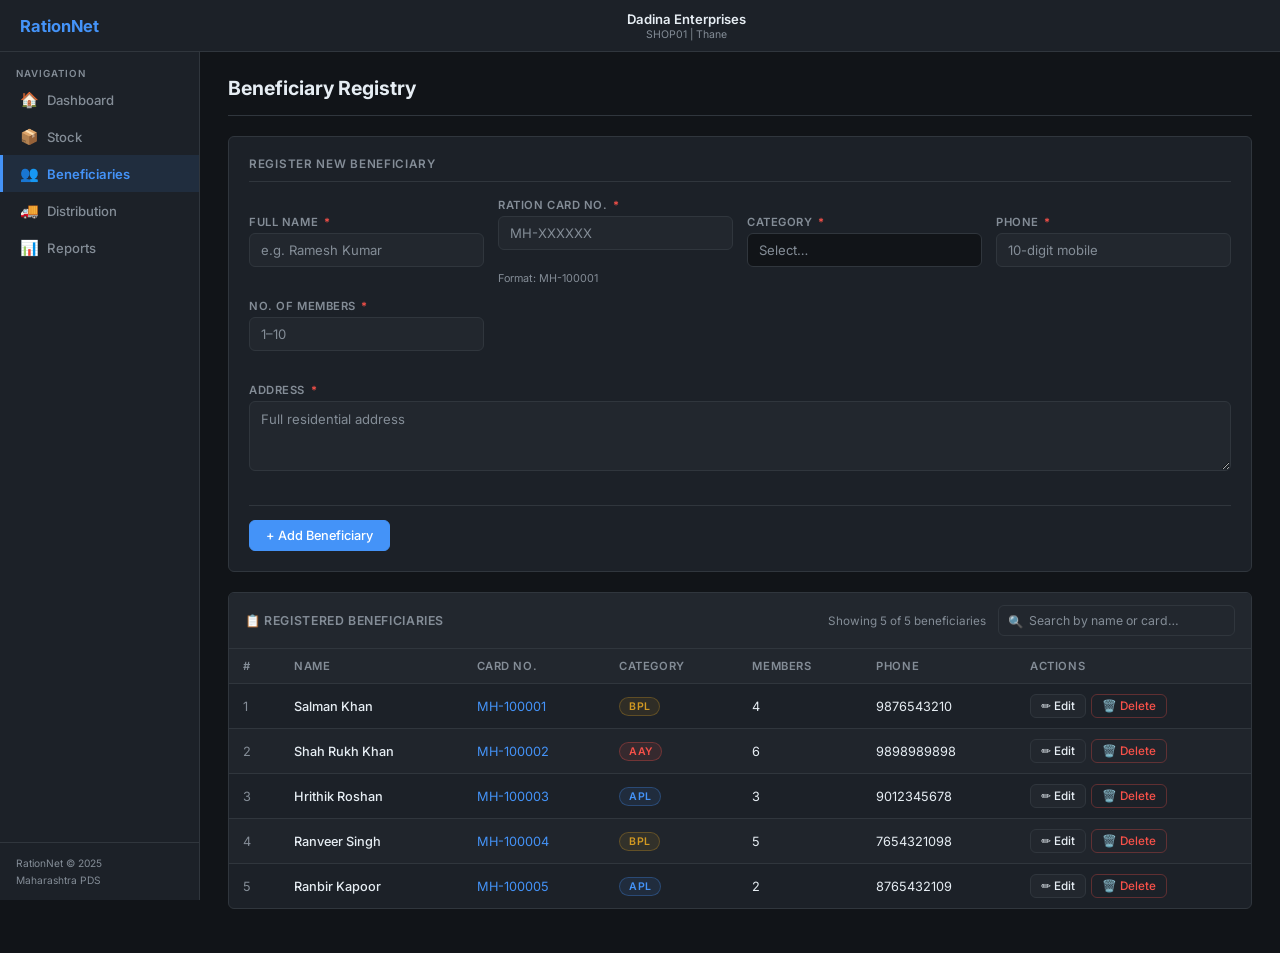
<file: rationnet/beneficiaries.html>
<!DOCTYPE html>
<html lang="en">
<head>
  <meta charset="UTF-8">
  <meta name="viewport" content="width=device-width, initial-scale=1.0">
  <title>RationNet — Beneficiary Registry</title>
  <link rel="stylesheet" href="css/style.css">
  <link rel="stylesheet" href="css/components.css">
  <link rel="stylesheet" href="css/forms.css">
</head>
<body>
  <div id="toast-container"></div>
  <div id="sidebar-overlay" class="sidebar-overlay"></div>

  <!-- Confirm Modal -->
  <div class="modal-overlay" id="confirm-modal">
    <div class="modal-box">
      <span class="modal-icon">⚠️</span>
      <div class="modal-title">Confirm Action</div>
      <div class="modal-message"></div>
      <div class="modal-actions">
        <button class="btn btn-secondary" id="modal-cancel-btn">Cancel</button>
        <button class="btn btn-danger" id="modal-confirm-btn">Remove</button>
      </div>
    </div>
  </div>

  <div class="app-layout">
    <nav class="app-navbar">
      <button class="sidebar-toggle" id="sidebar-toggle">☰</button>
      <div class="navbar-brand"><span class="brand-dot"></span>RationNet</div>
      <div class="navbar-center">
        <div class="navbar-shop-info">
          <span class="navbar-shop-name" id="navbar-shop-name">—</span>
          <span class="navbar-shop-id" id="navbar-shop-id">—</span>
        </div>
      </div>
    </nav>

    <div class="app-body">
      <aside class="app-sidebar" id="app-sidebar">
        <nav class="sidebar-nav">
          <span class="sidebar-section-label">Navigation</span>
          <a href="dashboard.html" class="sidebar-link"><span class="nav-icon">🏠</span><span class="nav-label">Dashboard</span></a>
          <a href="stock.html" class="sidebar-link"><span class="nav-icon">📦</span><span class="nav-label">Stock</span></a>
          <a href="beneficiaries.html" class="sidebar-link active"><span class="nav-icon">👥</span><span class="nav-label">Beneficiaries</span></a>
          <a href="distribution.html" class="sidebar-link"><span class="nav-icon">🚚</span><span class="nav-label">Distribution</span></a>
          <a href="reports.html" class="sidebar-link"><span class="nav-icon">📊</span><span class="nav-label">Reports</span></a>
        </nav>
        <div class="sidebar-footer">RationNet © 2025<br>Maharashtra PDS</div>
      </aside>

      <main class="main-content">
        <div class="page-header">
          <h1 class="page-title">Beneficiary Registry</h1>
        </div>

        <!-- Add / Edit Form -->
        <div class="form-section">
          <div class="form-section-title">Register New Beneficiary</div>
          <form id="ben-form" novalidate>
            <input type="hidden" id="ben-edit-id" value="">

            <div class="form-grid">
              <div class="form-group">
                <label class="form-label" for="ben-name">Full Name <span class="required">*</span></label>
                <input type="text" id="ben-name" class="form-control" placeholder="e.g. Ramesh Kumar" maxlength="60">
                <span class="field-error" id="err-ben-name"></span>
              </div>

              <div class="form-group">
                <label class="form-label" for="ben-card">Ration Card No. <span class="required">*</span></label>
                <input type="text" id="ben-card" class="form-control" placeholder="MH-XXXXXX" maxlength="9" style="text-transform:uppercase">
                <span class="field-error" id="err-ben-card"></span>
                <span class="field-hint">Format: MH-100001</span>
              </div>

              <div class="form-group">
                <label class="form-label" for="ben-category">Category <span class="required">*</span></label>
                <select id="ben-category" class="form-control">
                  <option value="">Select…</option>
                  <option value="APL">APL — Above Poverty Line</option>
                  <option value="BPL">BPL — Below Poverty Line</option>
                  <option value="AAY">AAY — Antyodaya Anna Yojana</option>
                </select>
                <span class="field-error" id="err-ben-category"></span>
              </div>

              <div class="form-group">
                <label class="form-label" for="ben-phone">Phone <span class="required">*</span></label>
                <input type="tel" id="ben-phone" class="form-control" placeholder="10-digit mobile" maxlength="10">
                <span class="field-error" id="err-ben-phone"></span>
              </div>

              <div class="form-group">
                <label class="form-label" for="ben-members">No. of Members <span class="required">*</span></label>
                <input type="number" id="ben-members" class="form-control" min="1" max="10" placeholder="1–10">
                <span class="field-error" id="err-ben-members"></span>
              </div>

              <div class="form-group col-full">
                <label class="form-label" for="ben-address">Address <span class="required">*</span></label>
                <textarea id="ben-address" class="form-control" placeholder="Full residential address" rows="2"></textarea>
                <span class="field-error" id="err-ben-address"></span>
              </div>
            </div>

            <div class="form-actions">
              <button type="submit" class="btn btn-primary">
                <span id="form-submit-label">+ Add Beneficiary</span>
              </button>
              <button type="button" class="btn btn-secondary" id="form-cancel-edit" style="display:none">✕ Cancel Edit</button>
            </div>
          </form>
        </div>

        <!-- Beneficiary Table -->
        <div class="table-container">
          <div class="table-toolbar">
            <span class="table-toolbar-title">📋 Registered Beneficiaries</span>
            <div style="display:flex;gap:12px;align-items:center">
              <span class="table-count" id="ben-count"></span>
              <div class="search-wrap">
                <span class="search-icon">🔍</span>
                <input type="text" id="ben-search" class="search-input" placeholder="Search by name or card…">
              </div>
            </div>
          </div>
          <div style="overflow-x:auto">
            <table class="data-table">
              <thead>
                <tr>
                  <th>#</th>
                  <th>Name</th>
                  <th>Card No.</th>
                  <th>Category</th>
                  <th>Members</th>
                  <th>Phone</th>
                  <th class="no-print">Actions</th>
                </tr>
              </thead>
              <tbody id="ben-tbody">
                <tr><td colspan="7" class="empty-state"><span class="empty-icon">⏳</span>Loading registry…</td></tr>
              </tbody>
            </table>
          </div>
        </div>
      </main>
    </div>
  </div>

  <script src="js/storage.js?v=2"></script>
  <script src="js/auth.js"></script>
  <script src="js/beneficiaries.js"></script>
</body>
</html>
</file>
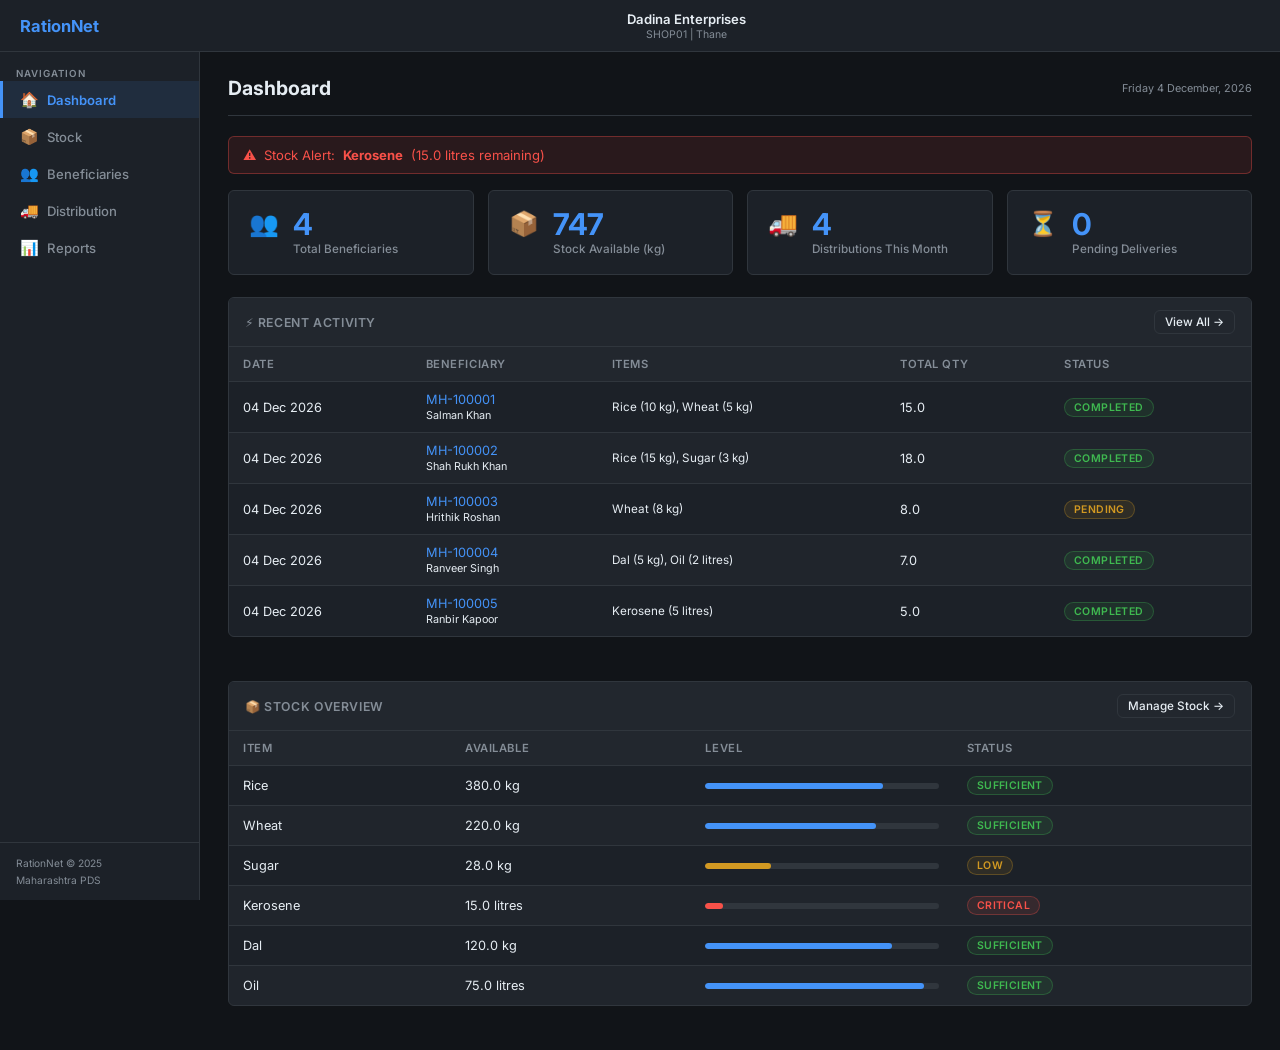
<file: rationnet/dashboard.html>
<!DOCTYPE html>
<html lang="en">
<head>
  <meta charset="UTF-8">
  <meta name="viewport" content="width=device-width, initial-scale=1.0">
  <title>RationNet — Dashboard</title>
  <link rel="stylesheet" href="css/style.css">
  <link rel="stylesheet" href="css/components.css">
  <link rel="stylesheet" href="css/forms.css">
</head>
<body>
  <div id="toast-container"></div>
  <div id="sidebar-overlay" class="sidebar-overlay"></div>

  <!-- Confirm Modal -->
  <div class="modal-overlay" id="confirm-modal">
    <div class="modal-box">
      <span class="modal-icon">⚠️</span>
      <div class="modal-title">Confirm Action</div>
      <div class="modal-message"></div>
      <div class="modal-actions">
        <button class="btn btn-secondary" id="modal-cancel-btn">Cancel</button>
        <button class="btn btn-primary" id="modal-confirm-btn">Confirm</button>
      </div>
    </div>
  </div>

  <div class="app-layout">
    <!-- Navbar -->
    <nav class="app-navbar">
      <button class="sidebar-toggle" id="sidebar-toggle">☰</button>
      <div class="navbar-brand">
        <span class="brand-dot"></span>
        RationNet
      </div>
      <div class="navbar-center">
        <div class="navbar-shop-info">
          <span class="navbar-shop-name" id="navbar-shop-name">—</span>
          <span class="navbar-shop-id" id="navbar-shop-id">—</span>
        </div>
      </div>
    </nav>

    <div class="app-body">
      <!-- Sidebar -->
      <aside class="app-sidebar" id="app-sidebar">
        <nav class="sidebar-nav">
          <span class="sidebar-section-label">Navigation</span>
          <a href="dashboard.html" class="sidebar-link active">
            <span class="nav-icon">🏠</span>
            <span class="nav-label">Dashboard</span>
          </a>
          <a href="stock.html" class="sidebar-link">
            <span class="nav-icon">📦</span>
            <span class="nav-label">Stock</span>
          </a>
          <a href="beneficiaries.html" class="sidebar-link">
            <span class="nav-icon">👥</span>
            <span class="nav-label">Beneficiaries</span>
          </a>
          <a href="distribution.html" class="sidebar-link">
            <span class="nav-icon">🚚</span>
            <span class="nav-label">Distribution</span>
          </a>
          <a href="reports.html" class="sidebar-link">
            <span class="nav-icon">📊</span>
            <span class="nav-label">Reports</span>
          </a>
        </nav>
        <div class="sidebar-footer">
          RationNet © 2025<br>
          Maharashtra PDS
        </div>
      </aside>

      <!-- Main Content -->
      <main class="main-content">
        <div class="page-header">
          <h1 class="page-title">Dashboard</h1>
          <span style="font-family:var(--font-body);font-size:0.72rem;color:var(--text-muted)" id="current-date"></span>
        </div>

        <!-- Stock Alert Container -->
        <div id="stock-alerts" style="display:none;margin-bottom:16px"></div>

        <!-- KPI Grid -->
        <div class="kpi-grid">
          <div class="kpi-card">
            <div class="kpi-icon">👥</div>
            <div class="kpi-data">
              <div class="kpi-value" id="kpi-beneficiaries">0</div>
              <div class="kpi-label">Total Beneficiaries</div>
            </div>
          </div>
          <div class="kpi-card">
            <div class="kpi-icon">📦</div>
            <div class="kpi-data">
              <div class="kpi-value" id="kpi-stock">0</div>
              <div class="kpi-label">Stock Available (kg)</div>
            </div>
          </div>
          <div class="kpi-card">
            <div class="kpi-icon">🚚</div>
            <div class="kpi-data">
              <div class="kpi-value" id="kpi-dist-month">0</div>
              <div class="kpi-label">Distributions This Month</div>
            </div>
          </div>
          <div class="kpi-card">
            <div class="kpi-icon">⏳</div>
            <div class="kpi-data">
              <div class="kpi-value" id="kpi-pending">0</div>
              <div class="kpi-label">Pending Deliveries</div>
            </div>
          </div>
        </div>

        <!-- Two-column layout -->
        <div style="display:grid;grid-template-columns:1fr 1fr;gap:20px;margin-bottom:24px">
          <!-- Recent Activity -->
          <div class="table-container" style="grid-column:1/-1">
            <div class="table-toolbar">
              <span class="table-toolbar-title">⚡ Recent Activity</span>
              <a href="distribution.html" class="btn btn-secondary btn-sm">View All →</a>
            </div>
            <table class="data-table">
              <thead>
                <tr>
                  <th>Date</th>
                  <th>Beneficiary</th>
                  <th>Items</th>
                  <th>Total Qty</th>
                  <th>Status</th>
                </tr>
              </thead>
              <tbody id="recent-activity-body">
                <tr><td colspan="5" class="empty-state"><span class="empty-icon">⏳</span>Loading…</td></tr>
              </tbody>
            </table>
          </div>
        </div>

        <!-- Stock Overview -->
        <div class="table-container">
          <div class="table-toolbar">
            <span class="table-toolbar-title">📦 Stock Overview</span>
            <a href="stock.html" class="btn btn-secondary btn-sm">Manage Stock →</a>
          </div>
          <table class="data-table">
            <thead>
              <tr>
                <th>Item</th>
                <th>Available</th>
                <th>Level</th>
                <th>Status</th>
              </tr>
            </thead>
            <tbody id="stock-overview-body">
              <tr><td colspan="4" class="empty-state"><span class="empty-icon">⏳</span>Loading…</td></tr>
            </tbody>
          </table>
        </div>
      </main>
    </div>
  </div>

  <script src="js/storage.js?v=2"></script>
  <script src="js/auth.js"></script>
  <script src="js/dashboard.js"></script>
  <script>
    // Set current date
    document.getElementById('current-date').textContent = new Date().toLocaleDateString('en-IN', {
      weekday: 'long', day: 'numeric', month: 'long', year: 'numeric'
    });
  </script>
</body>
</html>
</file>
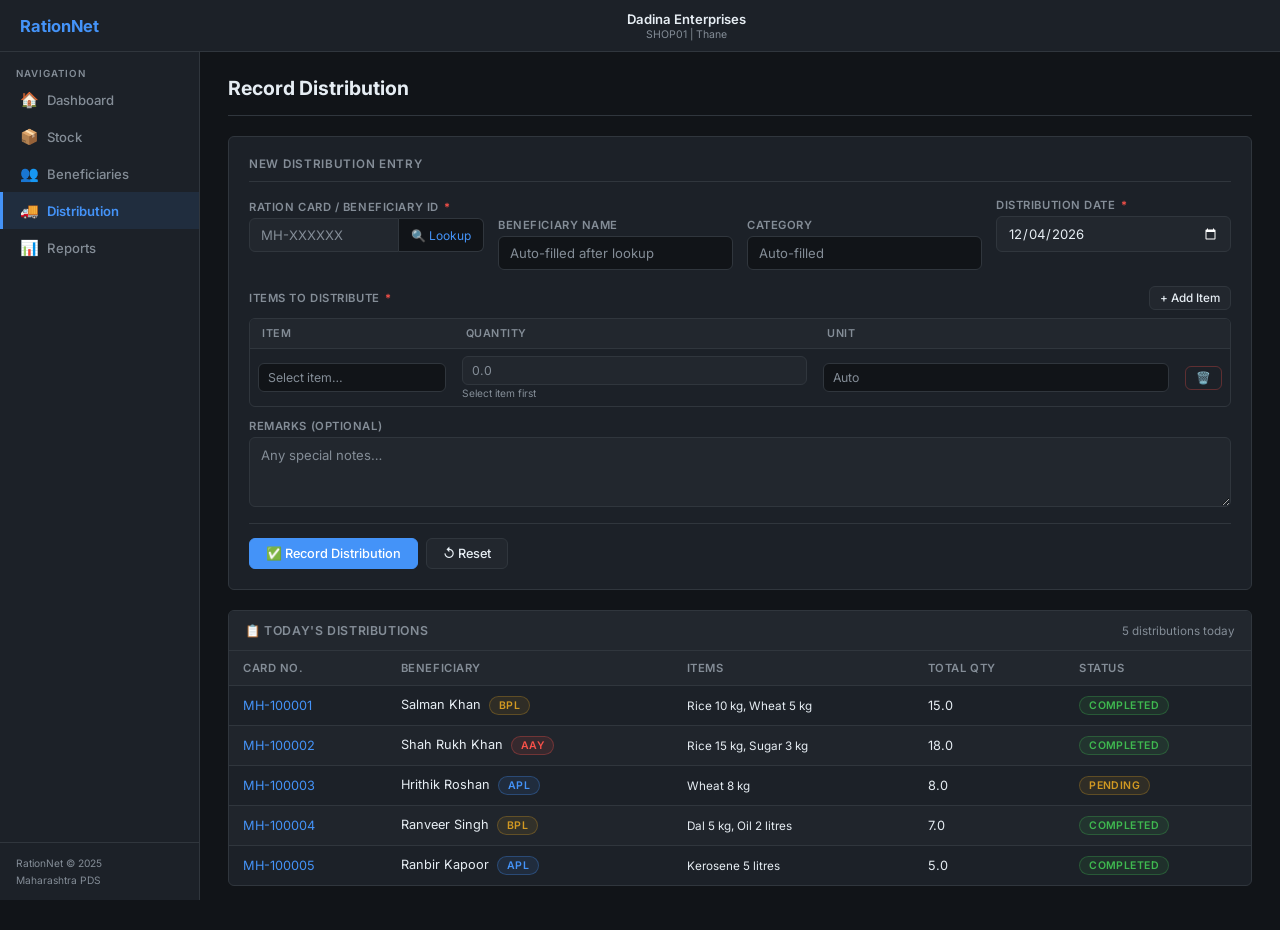
<file: rationnet/distribution.html>
<!DOCTYPE html>
<html lang="en">
<head>
  <meta charset="UTF-8">
  <meta name="viewport" content="width=device-width, initial-scale=1.0">
  <title>RationNet — Distribution Entry</title>
  <link rel="stylesheet" href="css/style.css">
  <link rel="stylesheet" href="css/components.css">
  <link rel="stylesheet" href="css/forms.css">
</head>
<body>
  <div id="toast-container"></div>
  <div id="sidebar-overlay" class="sidebar-overlay"></div>

  <!-- Confirm Modal (unused here but required by auth.js) -->
  <div class="modal-overlay" id="confirm-modal">
    <div class="modal-box">
      <span class="modal-icon">⚠️</span>
      <div class="modal-title">Confirm Action</div>
      <div class="modal-message"></div>
      <div class="modal-actions">
        <button class="btn btn-secondary" id="modal-cancel-btn">Cancel</button>
        <button class="btn btn-primary" id="modal-confirm-btn">Confirm</button>
      </div>
    </div>
  </div>

  <div class="app-layout">
    <nav class="app-navbar">
      <button class="sidebar-toggle" id="sidebar-toggle">☰</button>
      <div class="navbar-brand"><span class="brand-dot"></span>RationNet</div>
      <div class="navbar-center">
        <div class="navbar-shop-info">
          <span class="navbar-shop-name" id="navbar-shop-name">—</span>
          <span class="navbar-shop-id" id="navbar-shop-id">—</span>
        </div>
      </div>
    </nav>

    <div class="app-body">
      <aside class="app-sidebar" id="app-sidebar">
        <nav class="sidebar-nav">
          <span class="sidebar-section-label">Navigation</span>
          <a href="dashboard.html" class="sidebar-link"><span class="nav-icon">🏠</span><span class="nav-label">Dashboard</span></a>
          <a href="stock.html" class="sidebar-link"><span class="nav-icon">📦</span><span class="nav-label">Stock</span></a>
          <a href="beneficiaries.html" class="sidebar-link"><span class="nav-icon">👥</span><span class="nav-label">Beneficiaries</span></a>
          <a href="distribution.html" class="sidebar-link active"><span class="nav-icon">🚚</span><span class="nav-label">Distribution</span></a>
          <a href="reports.html" class="sidebar-link"><span class="nav-icon">📊</span><span class="nav-label">Reports</span></a>
        </nav>
        <div class="sidebar-footer">RationNet © 2025<br>Maharashtra PDS</div>
      </aside>

      <main class="main-content">
        <div class="page-header">
          <h1 class="page-title">Record Distribution</h1>
        </div>

        <!-- Distribution Form -->
        <div class="form-section">
          <div class="form-section-title">New Distribution Entry</div>
          <form id="dist-form" novalidate>

            <div class="form-grid">
              <div class="form-group">
                <label class="form-label" for="dist-card">Ration Card / Beneficiary ID <span class="required">*</span></label>
                <div class="input-btn-group">
                  <input type="text" id="dist-card" class="form-control" placeholder="MH-XXXXXX" style="text-transform:uppercase" maxlength="9">
                  <button type="button" class="btn-lookup" id="btn-lookup">🔍 Lookup</button>
                </div>
                <span class="field-error" id="err-dist-card"></span>
              </div>

              <div class="form-group">
                <label class="form-label" for="dist-name">Beneficiary Name</label>
                <input type="text" id="dist-name" class="form-control" readonly placeholder="Auto-filled after lookup">
              </div>

              <div class="form-group">
                <label class="form-label" for="dist-category">Category</label>
                <input type="text" id="dist-category" class="form-control" readonly placeholder="Auto-filled">
              </div>

              <div class="form-group">
                <label class="form-label" for="dist-date">Distribution Date <span class="required">*</span></label>
                <input type="date" id="dist-date" class="form-control">
                <span class="field-error" id="err-dist-date"></span>
              </div>
            </div>

            <!-- Beneficiary info chip -->
            <div id="ben-info-chip" class="alert-banner green" style="display:none;margin:12px 0;gap:8px;font-size:0.82rem;font-family:var(--font-body)"></div>

            <!-- Items Table -->
            <div style="margin-top:16px">
              <div style="display:flex;align-items:center;justify-content:space-between;margin-bottom:8px">
                <span class="form-label" style="margin:0">Items to Distribute <span class="required">*</span></span>
                <button type="button" class="btn btn-secondary btn-sm" id="btn-add-row">+ Add Item</button>
              </div>
              <div class="items-table-wrap">
                <table class="items-table">
                  <thead>
                    <tr>
                      <th>Item</th>
                      <th>Quantity</th>
                      <th>Unit</th>
                      <th style="width:50px"></th>
                    </tr>
                  </thead>
                  <tbody id="dist-items-body"></tbody>
                </table>
              </div>
            </div>

            <div class="form-group" style="margin-top:12px">
              <label class="form-label" for="dist-remarks">Remarks (optional)</label>
              <textarea id="dist-remarks" class="form-control" rows="2" placeholder="Any special notes…"></textarea>
            </div>

            <div class="form-actions">
              <button type="submit" class="btn btn-primary">✅ Record Distribution</button>
              <button type="reset" class="btn btn-secondary" onclick="document.getElementById('dist-items-body').innerHTML='';_itemRowCount=0;addItemRow();document.getElementById('ben-info-chip').style.display='none'">↺ Reset</button>
            </div>
          </form>
        </div>

        <!-- Today's Log -->
        <div class="table-container">
          <div class="table-toolbar">
            <span class="table-toolbar-title">📋 Today's Distributions</span>
            <span class="table-count" id="today-log-count"></span>
          </div>
          <div style="overflow-x:auto">
            <table class="data-table">
              <thead>
                <tr>
                  <th>Card No.</th>
                  <th>Beneficiary</th>
                  <th>Items</th>
                  <th>Total Qty</th>
                  <th>Status</th>
                </tr>
              </thead>
              <tbody id="today-log-tbody">
                <tr><td colspan="5" class="empty-state"><span class="empty-icon">📋</span>Loading…</td></tr>
              </tbody>
            </table>
          </div>
        </div>
      </main>
    </div>
  </div>

  <script src="js/storage.js?v=2"></script>
  <script src="js/auth.js"></script>
  <script src="js/distribution.js"></script>
</body>
</html>
</file>
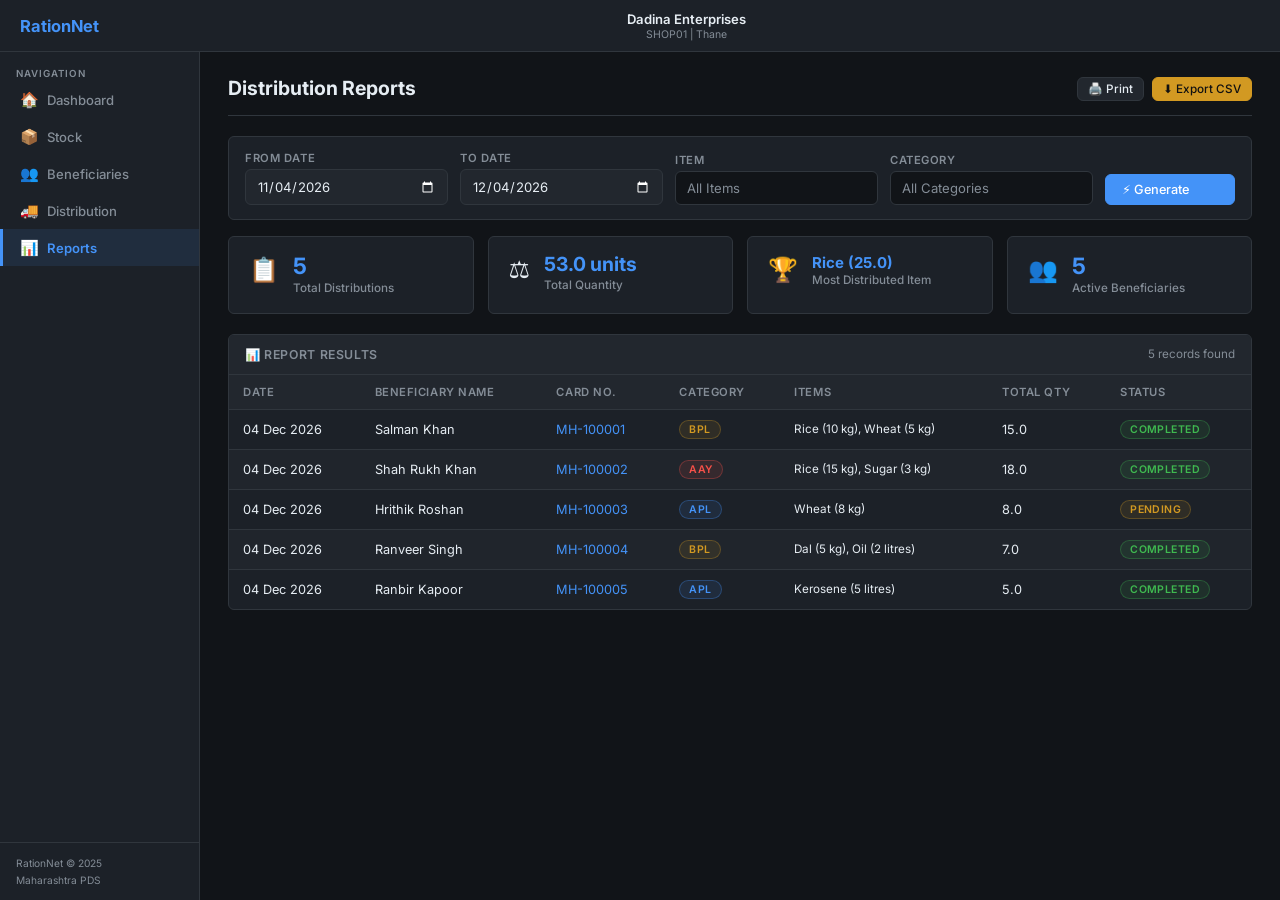
<file: rationnet/reports.html>
<!DOCTYPE html>
<html lang="en">
<head>
  <meta charset="UTF-8">
  <meta name="viewport" content="width=device-width, initial-scale=1.0">
  <title>RationNet — Distribution Reports</title>
  <link rel="stylesheet" href="css/style.css">
  <link rel="stylesheet" href="css/components.css">
  <link rel="stylesheet" href="css/forms.css">
</head>
<body>
  <div id="toast-container"></div>
  <div id="sidebar-overlay" class="sidebar-overlay"></div>

  <!-- Confirm Modal -->
  <div class="modal-overlay" id="confirm-modal">
    <div class="modal-box">
      <span class="modal-icon">⚠️</span>
      <div class="modal-title">Confirm Action</div>
      <div class="modal-message"></div>
      <div class="modal-actions">
        <button class="btn btn-secondary" id="modal-cancel-btn">Cancel</button>
        <button class="btn btn-primary" id="modal-confirm-btn">Confirm</button>
      </div>
    </div>
  </div>

  <div class="app-layout">
    <nav class="app-navbar">
      <button class="sidebar-toggle" id="sidebar-toggle">☰</button>
      <div class="navbar-brand"><span class="brand-dot"></span>RationNet</div>
      <div class="navbar-center">
        <div class="navbar-shop-info">
          <span class="navbar-shop-name" id="navbar-shop-name">—</span>
          <span class="navbar-shop-id" id="navbar-shop-id">—</span>
        </div>
      </div>
    </nav>

    <div class="app-body">
      <aside class="app-sidebar" id="app-sidebar">
        <nav class="sidebar-nav">
          <span class="sidebar-section-label">Navigation</span>
          <a href="dashboard.html" class="sidebar-link"><span class="nav-icon">🏠</span><span class="nav-label">Dashboard</span></a>
          <a href="stock.html" class="sidebar-link"><span class="nav-icon">📦</span><span class="nav-label">Stock</span></a>
          <a href="beneficiaries.html" class="sidebar-link"><span class="nav-icon">👥</span><span class="nav-label">Beneficiaries</span></a>
          <a href="distribution.html" class="sidebar-link"><span class="nav-icon">🚚</span><span class="nav-label">Distribution</span></a>
          <a href="reports.html" class="sidebar-link active"><span class="nav-icon">📊</span><span class="nav-label">Reports</span></a>
        </nav>
        <div class="sidebar-footer">RationNet © 2025<br>Maharashtra PDS</div>
      </aside>

      <main class="main-content">
        <div class="page-header">
          <h1 class="page-title">Distribution Reports</h1>
          <div class="no-print" style="display:flex;gap:8px">
            <button class="btn btn-secondary btn-sm" id="btn-print">🖨️ Print</button>
            <button class="btn btn-amber btn-sm" id="btn-export-csv">⬇️ Export CSV</button>
          </div>
        </div>

        <!-- Filter Bar -->
        <div class="filter-bar no-print">
          <div class="form-group">
            <label class="form-label" for="filter-from">From Date</label>
            <input type="date" id="filter-from" class="form-control">
          </div>
          <div class="form-group">
            <label class="form-label" for="filter-to">To Date</label>
            <input type="date" id="filter-to" class="form-control">
          </div>
          <div class="form-group">
            <label class="form-label" for="filter-item">Item</label>
            <select id="filter-item" class="form-control">
              <option value="All">All Items</option>
              <option>Rice</option>
              <option>Wheat</option>
              <option>Sugar</option>
              <option>Kerosene</option>
              <option>Dal</option>
              <option>Oil</option>
            </select>
          </div>
          <div class="form-group">
            <label class="form-label" for="filter-cat">Category</label>
            <select id="filter-cat" class="form-control">
              <option value="All">All Categories</option>
              <option value="APL">APL</option>
              <option value="BPL">BPL</option>
              <option value="AAY">AAY</option>
            </select>
          </div>
          <div class="form-group" style="flex:0;align-self:flex-end">
            <button class="btn btn-primary" id="btn-generate">⚡ Generate</button>
          </div>
        </div>

        <!-- Summary Cards -->
        <div class="kpi-grid" style="margin-bottom:20px">
          <div class="kpi-card">
            <div class="kpi-icon">📋</div>
            <div class="kpi-data">
              <div class="kpi-value" id="sum-total-dist" style="font-size:1.5rem">—</div>
              <div class="kpi-label">Total Distributions</div>
            </div>
          </div>
          <div class="kpi-card">
            <div class="kpi-icon">⚖️</div>
            <div class="kpi-data">
              <div class="kpi-value" id="sum-total-qty" style="font-size:1.3rem">—</div>
              <div class="kpi-label">Total Quantity</div>
            </div>
          </div>
          <div class="kpi-card">
            <div class="kpi-icon">🏆</div>
            <div class="kpi-data">
              <div class="kpi-value" id="sum-top-item" style="font-size:1rem">—</div>
              <div class="kpi-label">Most Distributed Item</div>
            </div>
          </div>
          <div class="kpi-card">
            <div class="kpi-icon">👥</div>
            <div class="kpi-data">
              <div class="kpi-value" id="sum-active-ben" style="font-size:1.5rem">—</div>
              <div class="kpi-label">Active Beneficiaries</div>
            </div>
          </div>
        </div>

        <!-- Report Table -->
        <div class="table-container">
          <div class="table-toolbar">
            <span class="table-toolbar-title">📊 Report Results</span>
            <span class="table-count" id="report-count"></span>
          </div>
          <div style="overflow-x:auto">
            <table class="data-table">
              <thead>
                <tr>
                  <th>Date</th>
                  <th>Beneficiary Name</th>
                  <th>Card No.</th>
                  <th>Category</th>
                  <th>Items</th>
                  <th>Total Qty</th>
                  <th>Status</th>
                </tr>
              </thead>
              <tbody id="report-tbody">
                <tr><td colspan="7" class="empty-state"><span class="empty-icon">📊</span>Click "Generate" to load report.</td></tr>
              </tbody>
            </table>
          </div>
        </div>

        <!-- Print header (only visible on print) -->
        <div style="display:none" class="print-only" id="print-header">
          <h2 style="font-family:serif;margin-bottom:4px">RationNet — Distribution Report</h2>
          <p style="font-size:12px;color:#555">Government of Maharashtra, Public Distribution System</p>
          <hr style="margin:8px 0">
        </div>
      </main>
    </div>
  </div>

  <style>
    @media print {
      .print-only { display: block !important; }
    }
  </style>

  <script src="js/storage.js?v=2"></script>
  <script src="js/auth.js"></script>
  <script src="js/reports.js"></script>
</body>
</html>
</file>
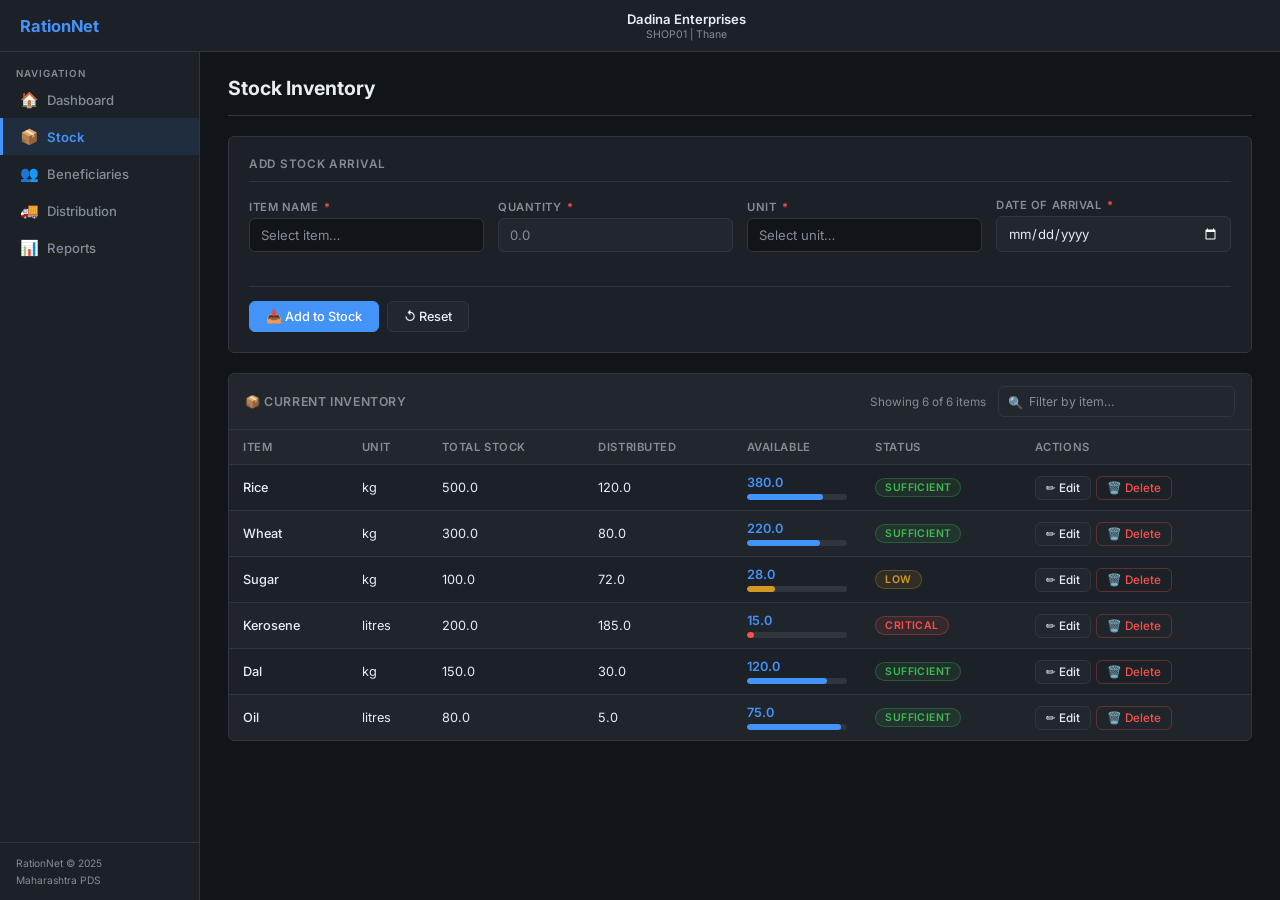
<file: rationnet/stock.html>
<!DOCTYPE html>
<html lang="en">
<head>
  <meta charset="UTF-8">
  <meta name="viewport" content="width=device-width, initial-scale=1.0">
  <title>RationNet — Stock Management</title>
  <link rel="stylesheet" href="css/style.css">
  <link rel="stylesheet" href="css/components.css">
  <link rel="stylesheet" href="css/forms.css">
</head>
<body>
  <div id="toast-container"></div>
  <div id="sidebar-overlay" class="sidebar-overlay"></div>

  <!-- Confirm Modal -->
  <div class="modal-overlay" id="confirm-modal">
    <div class="modal-box">
      <span class="modal-icon">⚠️</span>
      <div class="modal-title">Confirm Action</div>
      <div class="modal-message"></div>
      <div class="modal-actions">
        <button class="btn btn-secondary" id="modal-cancel-btn">Cancel</button>
        <button class="btn btn-danger" id="modal-confirm-btn">Delete</button>
      </div>
    </div>
  </div>

  <!-- Edit Stock Modal -->
  <div class="modal-overlay" id="edit-stock-modal">
    <div class="modal-box">
      <span class="modal-icon">✏️</span>
      <div class="modal-title">Edit Stock Entry</div>
      <div class="modal-message" id="edit-stock-name" style="color:var(--accent);font-family:var(--font-body);margin-bottom:16px"></div>
      <input type="hidden" id="edit-stock-id">
      <div class="form-group" style="margin-bottom:12px">
        <label class="form-label">Total Stock</label>
        <input type="number" id="edit-stock-total" class="form-control" min="0" step="0.1">
      </div>
      <div class="form-group" style="margin-bottom:20px">
        <label class="form-label">Distributed</label>
        <input type="number" id="edit-stock-distributed" class="form-control" min="0" step="0.1">
      </div>
      <div class="modal-actions">
        <button class="btn btn-secondary" id="edit-stock-cancel">Cancel</button>
        <button class="btn btn-primary" id="edit-stock-save">💾 Save Changes</button>
      </div>
    </div>
  </div>

  <div class="app-layout">
    <nav class="app-navbar">
      <button class="sidebar-toggle" id="sidebar-toggle">☰</button>
      <div class="navbar-brand"><span class="brand-dot"></span>RationNet</div>
      <div class="navbar-center">
        <div class="navbar-shop-info">
          <span class="navbar-shop-name" id="navbar-shop-name">—</span>
          <span class="navbar-shop-id" id="navbar-shop-id">—</span>
        </div>
      </div>
    </nav>

    <div class="app-body">
      <aside class="app-sidebar" id="app-sidebar">
        <nav class="sidebar-nav">
          <span class="sidebar-section-label">Navigation</span>
          <a href="dashboard.html" class="sidebar-link"><span class="nav-icon">🏠</span><span class="nav-label">Dashboard</span></a>
          <a href="stock.html" class="sidebar-link active"><span class="nav-icon">📦</span><span class="nav-label">Stock</span></a>
          <a href="beneficiaries.html" class="sidebar-link"><span class="nav-icon">👥</span><span class="nav-label">Beneficiaries</span></a>
          <a href="distribution.html" class="sidebar-link"><span class="nav-icon">🚚</span><span class="nav-label">Distribution</span></a>
          <a href="reports.html" class="sidebar-link"><span class="nav-icon">📊</span><span class="nav-label">Reports</span></a>
        </nav>
        <div class="sidebar-footer">RationNet © 2025<br>Maharashtra PDS</div>
      </aside>

      <main class="main-content">
        <div class="page-header">
          <h1 class="page-title">Stock Inventory</h1>
        </div>

        <!-- Add Stock Form -->
        <div class="form-section">
          <div class="form-section-title">Add Stock Arrival</div>
          <form id="stock-form" novalidate>
            <div class="form-grid">
              <div class="form-group">
                <label class="form-label" for="stock-item">Item Name <span class="required">*</span></label>
                <select id="stock-item" class="form-control">
                  <option value="">Select item…</option>
                  <option>Rice</option>
                  <option>Wheat</option>
                  <option>Sugar</option>
                  <option>Kerosene</option>
                  <option>Dal</option>
                  <option>Oil</option>
                </select>
                <span class="field-error" id="err-stock-item"></span>
              </div>

              <div class="form-group">
                <label class="form-label" for="stock-qty">Quantity <span class="required">*</span></label>
                <input type="number" id="stock-qty" class="form-control" min="1" max="10000" step="0.1" placeholder="0.0">
                <span class="field-error" id="err-stock-qty"></span>
              </div>

              <div class="form-group">
                <label class="form-label" for="stock-unit">Unit <span class="required">*</span></label>
                <select id="stock-unit" class="form-control">
                  <option value="">Select unit…</option>
                  <option value="kg">kg</option>
                  <option value="litres">litres</option>
                </select>
                <span class="field-error" id="err-stock-unit"></span>
              </div>

              <div class="form-group">
                <label class="form-label" for="stock-date">Date of Arrival <span class="required">*</span></label>
                <input type="date" id="stock-date" class="form-control">
                <span class="field-error" id="err-stock-date"></span>
              </div>
            </div>
            <div class="form-actions">
              <button type="submit" class="btn btn-primary">📥 Add to Stock</button>
              <button type="reset" class="btn btn-secondary">↺ Reset</button>
            </div>
          </form>
        </div>

        <!-- Stock Table -->
        <div class="table-container">
          <div class="table-toolbar">
            <span class="table-toolbar-title">📦 Current Inventory</span>
            <div style="display:flex;gap:12px;align-items:center">
              <span class="table-count" id="stock-count"></span>
              <div class="search-wrap">
                <span class="search-icon">🔍</span>
                <input type="text" id="stock-search" class="search-input" placeholder="Filter by item…">
              </div>
            </div>
          </div>
          <div style="overflow-x:auto">
            <table class="data-table">
              <thead>
                <tr>
                  <th>Item</th>
                  <th>Unit</th>
                  <th>Total Stock</th>
                  <th>Distributed</th>
                  <th>Available</th>
                  <th>Status</th>
                  <th class="no-print">Actions</th>
                </tr>
              </thead>
              <tbody id="stock-tbody">
                <tr><td colspan="7" class="empty-state"><span class="empty-icon">⏳</span>Loading inventory…</td></tr>
              </tbody>
            </table>
          </div>
        </div>
      </main>
    </div>
  </div>

  <script src="js/storage.js?v=2"></script>
  <script src="js/auth.js"></script>
  <script src="js/stock.js"></script>
  <script>
    // Set max date on arrival input
    document.addEventListener('DOMContentLoaded', () => {
      const dateEl = document.getElementById('stock-date');
      if (dateEl) dateEl.max = new Date().toISOString().split('T')[0];
    });
  </script>
</body>
</html>
</file>
<file: css/style.css>
/* RationNet — Simple Dark Mode */

@import url('https://fonts.googleapis.com/css2?family=Inter:wght@400;500;600;700&display=swap');

:root {
  --bg: #111418;
  --bg-card: #1c2128;
  --bg-elevated: #22272e;
  --border: #30363d;
  --accent: #4493f8;
  --accent-light: rgba(68, 147, 248, 0.1);
  --text: #e6edf3;
  --text-muted: #848d97;
  --green: #3fb950;
  --green-bg: rgba(63, 185, 80, 0.1);
  --amber: #d29922;
  --amber-bg: rgba(210, 153, 34, 0.1);
  --red: #f85149;
  --red-bg: rgba(248, 81, 73, 0.1);
  --blue: #4493f8;
  --blue-bg: rgba(68, 147, 248, 0.1);
  --sidebar-width: 200px;
  --navbar-height: 52px;
  --radius: 6px;
}

*, *::before, *::after { box-sizing: border-box; margin: 0; padding: 0; }

html { font-size: 15px; }

body {
  background: var(--bg);
  color: var(--text);
  font-family: 'Inter', system-ui, sans-serif;
  min-height: 100vh;
}

h1, h2, h3, h4 { font-weight: 600; color: var(--text); line-height: 1.3; }
h1 { font-size: 1.4rem; }
h2 { font-size: 1.15rem; }

a { color: var(--accent); text-decoration: none; }
a:hover { text-decoration: underline; }

/* Layout */
.app-layout { display: flex; flex-direction: column; min-height: 100vh; }
.app-body { display: flex; flex: 1; padding-top: var(--navbar-height); }
.main-content {
  flex: 1;
  margin-left: var(--sidebar-width);
  padding: 24px 28px;
  min-height: calc(100vh - var(--navbar-height));
}

/* Page header */
.page-header {
  margin-bottom: 20px;
  display: flex;
  align-items: center;
  justify-content: space-between;
  flex-wrap: wrap;
  gap: 10px;
  padding-bottom: 14px;
  border-bottom: 1px solid var(--border);
}
.page-title { font-size: 1.3rem; font-weight: 700; }

/* Cards */
.card {
  background: var(--bg-card);
  border: 1px solid var(--border);
  border-radius: var(--radius);
  padding: 18px 20px;
}

/* KPI Grid */
.kpi-grid {
  display: grid;
  grid-template-columns: repeat(auto-fit, minmax(180px, 1fr));
  gap: 14px;
  margin-bottom: 22px;
}

.kpi-card {
  background: var(--bg-card);
  border: 1px solid var(--border);
  border-radius: var(--radius);
  padding: 18px 20px;
  display: flex;
  align-items: flex-start;
  gap: 14px;
}

.kpi-icon { font-size: 1.6rem; flex-shrink: 0; }
.kpi-value {
  font-size: 2rem;
  font-weight: 700;
  color: var(--accent);
  line-height: 1;
  margin-bottom: 3px;
}
.kpi-label { font-size: 0.78rem; color: var(--text-muted); font-weight: 500; }

/* Alert banner */
.alert-banner {
  display: flex;
  align-items: center;
  gap: 8px;
  padding: 10px 14px;
  border-radius: var(--radius);
  font-size: 0.875rem;
  margin-bottom: 16px;
  border: 1px solid;
}
.alert-banner.amber { background: var(--amber-bg); border-color: rgba(210,153,34,0.35); color: var(--amber); }
.alert-banner.red   { background: var(--red-bg);   border-color: rgba(248,81,73,0.35);  color: var(--red); }
.alert-banner.green { background: var(--green-bg); border-color: rgba(63,185,80,0.35);  color: var(--green); }

/* Tables */
.table-container {
  background: var(--bg-card);
  border: 1px solid var(--border);
  border-radius: var(--radius);
  overflow: hidden;
  margin-bottom: 20px;
}

.table-toolbar {
  display: flex;
  align-items: center;
  justify-content: space-between;
  padding: 12px 16px;
  border-bottom: 1px solid var(--border);
  background: var(--bg-elevated);
  gap: 10px;
  flex-wrap: wrap;
}

.table-toolbar-title { font-size: 0.82rem; font-weight: 600; color: var(--text-muted); text-transform: uppercase; letter-spacing: 0.05em; }
.table-count { font-size: 0.78rem; color: var(--text-muted); }

.data-table { width: 100%; border-collapse: collapse; font-size: 0.85rem; }
.data-table thead tr { background: var(--bg-elevated); }
.data-table th {
  padding: 10px 14px;
  text-align: left;
  font-size: 0.75rem;
  font-weight: 600;
  text-transform: uppercase;
  letter-spacing: 0.05em;
  color: var(--text-muted);
  border-bottom: 1px solid var(--border);
  white-space: nowrap;
}
.data-table td {
  padding: 10px 14px;
  border-bottom: 1px solid var(--border);
  vertical-align: middle;
  color: var(--text);
}
.data-table tbody tr:last-child td { border-bottom: none; }
.data-table tbody tr:nth-child(even) { background: rgba(255,255,255,0.02); }
.data-table tbody tr:hover { background: var(--accent-light); }

/* Progress bar */
.progress-bar-wrap { width: 100%; height: 6px; background: var(--border); border-radius: 3px; overflow: hidden; }
.progress-bar-fill { height: 100%; border-radius: 3px; background: var(--accent); transition: width 0.4s ease; }
.progress-bar-fill.amber { background: var(--amber); }
.progress-bar-fill.red   { background: var(--red); }

/* Badges */
.badge {
  display: inline-flex;
  align-items: center;
  padding: 2px 9px;
  border-radius: 20px;
  font-size: 0.7rem;
  font-weight: 600;
  text-transform: uppercase;
  letter-spacing: 0.04em;
}
.badge-green { background: var(--green-bg); color: var(--green); border: 1px solid rgba(63,185,80,0.3); }
.badge-amber { background: var(--amber-bg); color: var(--amber); border: 1px solid rgba(210,153,34,0.3); }
.badge-red   { background: var(--red-bg);   color: var(--red);   border: 1px solid rgba(248,81,73,0.3); }
.badge-blue  { background: var(--blue-bg);  color: var(--blue);  border: 1px solid rgba(68,147,248,0.3); }
.badge-cyan  { background: var(--accent-light); color: var(--accent); border: 1px solid rgba(68,147,248,0.3); }

/* Buttons */
.btn {
  display: inline-flex;
  align-items: center;
  gap: 5px;
  padding: 7px 16px;
  border-radius: var(--radius);
  font-size: 0.85rem;
  font-weight: 500;
  cursor: pointer;
  border: 1px solid transparent;
  text-decoration: none;
  white-space: nowrap;
  font-family: inherit;
  transition: background 0.15s, border-color 0.15s;
}
.btn-primary  { background: var(--accent); color: #fff; border-color: var(--accent); }
.btn-primary:hover { background: #3a7fd6; }
.btn-secondary { background: var(--bg-elevated); color: var(--text); border-color: var(--border); }
.btn-secondary:hover { background: var(--border); }
.btn-danger   { background: transparent; color: var(--red); border-color: rgba(248,81,73,0.3); }
.btn-danger:hover { background: var(--red-bg); }
.btn-amber    { background: var(--amber); color: #111; border-color: var(--amber); }
.btn-amber:hover { background: #b8860b; }
.btn-sm { padding: 4px 10px; font-size: 0.78rem; }
.btn:disabled { opacity: 0.4; cursor: not-allowed; }

/* Empty state */
.empty-state { text-align: center; padding: 36px 24px; color: var(--text-muted); font-size: 0.85rem; }
.empty-state .empty-icon { font-size: 2rem; margin-bottom: 8px; display: block; }

/* Scrollbar */
::-webkit-scrollbar { width: 5px; height: 5px; }
::-webkit-scrollbar-track { background: var(--bg); }
::-webkit-scrollbar-thumb { background: var(--border); border-radius: 3px; }

/* Animations */
@keyframes toastIn  { from { opacity: 0; transform: translateX(100%); } to { opacity: 1; transform: translateX(0); } }
@keyframes toastOut { from { opacity: 1; } to { opacity: 0; transform: translateX(100%); } }
@keyframes modalIn  { from { opacity: 0; transform: scale(0.96); } to { opacity: 1; transform: scale(1); } }
@keyframes spin     { to { transform: rotate(360deg); } }

.spinner {
  width: 24px; height: 24px;
  border: 2px solid var(--border);
  border-top-color: var(--accent);
  border-radius: 50%;
  animation: spin 0.7s linear infinite;
  display: inline-block;
}

/* Responsive */
@media (max-width: 768px) {
  .main-content { margin-left: 0; padding: 14px; }
  .kpi-grid { grid-template-columns: repeat(2, 1fr); }
}

/* Print */
@media print {
  .app-navbar, .app-sidebar, .no-print { display: none !important; }
  .main-content { margin-left: 0 !important; padding: 0 !important; }
  body { background: white; color: black; }
  .data-table th, .data-table td { color: black; border-color: #ccc; }
}
</file>
<file: css/components.css>
/* RationNet — Components (Dark) */

/* Navbar */
.app-navbar {
  position: fixed;
  top: 0; left: 0; right: 0;
  height: var(--navbar-height);
  background: var(--bg-card);
  border-bottom: 1px solid var(--border);
  display: flex;
  align-items: center;
  padding: 0 20px;
  z-index: 100;
  gap: 14px;
}
.navbar-brand { font-size: 1.1rem; font-weight: 700; color: var(--accent); white-space: nowrap; }
.navbar-center { flex: 1; text-align: center; }
.navbar-shop-info { display: flex; flex-direction: column; align-items: center; gap: 1px; }
.navbar-shop-name { font-size: 0.875rem; font-weight: 600; color: var(--text); }
.navbar-shop-id   { font-size: 0.7rem; color: var(--text-muted); }
.navbar-actions   { display: flex; align-items: center; gap: 8px; }

.btn-logout {
  padding: 5px 12px;
  background: transparent;
  color: var(--text-muted);
  border: 1px solid var(--border);
  border-radius: var(--radius);
  font-size: 0.8rem;
  cursor: pointer;
  font-family: inherit;
  transition: all 0.15s;
}
.btn-logout:hover { color: var(--red); border-color: rgba(248,81,73,0.4); background: var(--red-bg); }

.sidebar-toggle {
  display: none;
  background: transparent;
  border: 1px solid var(--border);
  color: var(--text-muted);
  border-radius: var(--radius);
  padding: 5px 9px;
  cursor: pointer;
  font-size: 1rem;
  line-height: 1;
  font-family: inherit;
}

/* Sidebar */
.app-sidebar {
  position: fixed;
  top: var(--navbar-height); left: 0;
  width: var(--sidebar-width);
  height: calc(100vh - var(--navbar-height));
  background: var(--bg-card);
  border-right: 1px solid var(--border);
  display: flex; flex-direction: column;
  overflow-y: auto; z-index: 90;
  transition: transform 0.2s ease;
}
.sidebar-nav { padding: 10px 0; flex: 1; }
.sidebar-section-label {
  font-size: 0.65rem; font-weight: 600;
  text-transform: uppercase; letter-spacing: 0.1em;
  color: var(--text-muted); padding: 10px 16px 4px;
}
.sidebar-link {
  display: flex; align-items: center; gap: 8px;
  padding: 9px 16px;
  color: var(--text-muted);
  font-size: 0.875rem; font-weight: 500;
  text-decoration: none;
  border-left: 3px solid transparent;
  transition: all 0.15s;
}
.sidebar-link .nav-icon { font-size: 1rem; width: 20px; text-align: center; flex-shrink: 0; }
.sidebar-link:hover { background: var(--bg-elevated); color: var(--text); text-decoration: none; }
.sidebar-link.active { color: var(--accent); background: var(--accent-light); border-left-color: var(--accent); font-weight: 600; }
.sidebar-footer { padding: 12px 16px; border-top: 1px solid var(--border); font-size: 0.68rem; color: var(--text-muted); line-height: 1.6; }

@media (max-width: 768px) {
  .app-sidebar { transform: translateX(-100%); }
  .app-sidebar.open { transform: translateX(0); box-shadow: 2px 0 20px rgba(0,0,0,0.5); }
  .sidebar-toggle { display: inline-flex; align-items: center; }
  .sidebar-overlay { display: none; position: fixed; inset: 0; background: rgba(0,0,0,0.5); z-index: 89; }
  .sidebar-overlay.active { display: block; }
}

/* Modal */
.modal-overlay {
  display: none; position: fixed; inset: 0;
  background: rgba(0,0,0,0.6);
  z-index: 1000; align-items: center; justify-content: center;
}
.modal-overlay.active { display: flex; }
.modal-box {
  background: var(--bg-elevated);
  border: 1px solid var(--border);
  border-radius: var(--radius);
  padding: 24px 28px; max-width: 400px; width: 90%;
  box-shadow: 0 8px 30px rgba(0,0,0,0.5);
  animation: modalIn 0.18s ease;
}
.modal-icon    { font-size: 1.8rem; margin-bottom: 10px; display: block; text-align: center; }
.modal-title   { font-size: 1.05rem; font-weight: 600; margin-bottom: 8px; text-align: center; color: var(--text); }
.modal-message { font-size: 0.875rem; color: var(--text-muted); text-align: center; line-height: 1.5; margin-bottom: 20px; }
.modal-highlight { color: var(--accent); font-weight: 600; }
.modal-actions { display: flex; gap: 8px; justify-content: center; }

/* Toasts */
#toast-container {
  position: fixed; bottom: 20px; right: 20px;
  z-index: 2000; display: flex; flex-direction: column; gap: 6px; align-items: flex-end;
}
.toast {
  display: flex; align-items: center; gap: 8px;
  padding: 10px 16px; border-radius: var(--radius);
  font-size: 0.84rem; min-width: 260px; max-width: 360px;
  border: 1px solid; cursor: pointer;
  background: var(--bg-elevated);
  box-shadow: 0 4px 16px rgba(0,0,0,0.4);
  animation: toastIn 0.25s ease;
}
.toast.success { border-color: rgba(63,185,80,0.4); color: var(--green); }
.toast.error   { border-color: rgba(248,81,73,0.4); color: var(--red); }
.toast.warning { border-color: rgba(210,153,34,0.4); color: var(--amber); }
.toast.info    { border-color: rgba(68,147,248,0.4); color: var(--accent); }
.toast.dismissing { animation: toastOut 0.25s ease forwards; }
.toast-icon { font-size: 1rem; flex-shrink: 0; }
.toast-msg  { flex: 1; line-height: 1.4; }

/* Search */
.search-wrap { position: relative; flex: 1; max-width: 260px; }
.search-wrap .search-icon { position: absolute; left: 10px; top: 50%; transform: translateY(-50%); font-size: 0.82rem; color: var(--text-muted); pointer-events: none; }
.search-input {
  width: 100%; padding: 7px 12px 7px 30px;
  background: var(--bg-elevated); border: 1px solid var(--border);
  border-radius: var(--radius); color: var(--text);
  font-size: 0.82rem; font-family: inherit; outline: none;
}
.search-input::placeholder { color: var(--text-muted); }
.search-input:focus { border-color: var(--accent); }

/* Action buttons */
.action-btns { display: flex; gap: 5px; align-items: center; }

/* Section divider */
.section-divider { height: 1px; background: var(--border); margin: 20px 0; }

/* Form section */
.form-section {
  background: var(--bg-card);
  border: 1px solid var(--border);
  border-radius: var(--radius);
  padding: 20px; margin-bottom: 20px;
}
.form-section-title {
  font-size: 0.78rem; font-weight: 600;
  text-transform: uppercase; letter-spacing: 0.06em;
  color: var(--text-muted); margin-bottom: 16px;
  padding-bottom: 10px; border-bottom: 1px solid var(--border);
}
</file>
<file: css/forms.css>
/* RationNet — Forms (Dark) */

.form-grid   { display: grid; grid-template-columns: repeat(auto-fit, minmax(190px, 1fr)); gap: 14px; align-items: end; }
.form-grid-2 { display: grid; grid-template-columns: repeat(2, 1fr); gap: 14px; }
.form-grid-3 { display: grid; grid-template-columns: repeat(3, 1fr); gap: 14px; }
.form-row    { display: flex; gap: 14px; align-items: flex-end; flex-wrap: wrap; }
.form-col    { flex: 1; min-width: 150px; }
.col-full    { grid-column: 1 / -1; }

.form-group  { display: flex; flex-direction: column; gap: 4px; }

.form-label {
  font-size: 0.75rem; font-weight: 600;
  text-transform: uppercase; letter-spacing: 0.05em;
  color: var(--text-muted);
}
.form-label .required { color: var(--red); margin-left: 2px; }

.form-control {
  width: 100%; padding: 8px 11px;
  background: var(--bg-elevated);
  border: 1px solid var(--border);
  border-radius: var(--radius);
  color: var(--text); font-family: inherit;
  font-size: 0.875rem; outline: none;
  appearance: none; -webkit-appearance: none;
  transition: border-color 0.15s;
}
.form-control::placeholder { color: var(--text-muted); }
.form-control:focus { border-color: var(--accent); }
.form-control:read-only { background: var(--bg); color: var(--text-muted); cursor: not-allowed; }
.form-control.is-invalid { border-color: var(--red); }
.form-control.is-valid   { border-color: var(--green); }

select.form-control {
  background-image: url("data:image/svg+xml,%3Csvg xmlns='http://www.w3.org/2000/svg' width='12' height='8' viewBox='0 0 12 8'%3E%3Cpath d='M1 1l5 5 5-5' stroke='%23848d97' stroke-width='1.5' fill='none' stroke-linecap='round'/%3E%3C/svg%3E");
  background-repeat: no-repeat;
  background-position: right 10px center;
  padding-right: 28px; cursor: pointer;
}
select.form-control option { background: var(--bg-elevated); color: var(--text); }

textarea.form-control { min-height: 70px; resize: vertical; line-height: 1.5; }

.field-error { font-size: 0.72rem; color: var(--red); min-height: 14px; line-height: 1.4; }
.field-hint  { font-size: 0.72rem; color: var(--text-muted); }

/* Input + button group */
.input-btn-group { display: flex; }
.input-btn-group .form-control { border-radius: var(--radius) 0 0 var(--radius); flex: 1; }
.input-btn-group .btn-lookup {
  padding: 8px 12px;
  background: var(--bg); border: 1px solid var(--border);
  border-left: none; border-radius: 0 var(--radius) var(--radius) 0;
  color: var(--accent); font-size: 0.8rem; font-family: inherit; cursor: pointer; white-space: nowrap;
}
.input-btn-group .btn-lookup:hover { background: var(--accent-light); }

/* Dynamic item rows */
.items-table-wrap { border: 1px solid var(--border); border-radius: var(--radius); overflow: hidden; margin-bottom: 10px; }
.items-table { width: 100%; border-collapse: collapse; font-size: 0.84rem; }
.items-table th {
  padding: 8px 12px; background: var(--bg-elevated);
  font-size: 0.72rem; font-weight: 600; text-transform: uppercase;
  letter-spacing: 0.05em; color: var(--text-muted);
  border-bottom: 1px solid var(--border); text-align: left;
}
.items-table td { padding: 7px 8px; border-bottom: 1px solid var(--border); vertical-align: middle; }
.items-table tr:last-child td { border-bottom: none; }
.items-table .form-control { padding: 6px 9px; font-size: 0.82rem; }
.stock-avail-hint { font-size: 0.68rem; color: var(--text-muted); padding-top: 2px; }
.stock-avail-hint.low      { color: var(--amber); }
.stock-avail-hint.critical { color: var(--red); }

/* Form actions */
.form-actions {
  display: flex; gap: 8px; align-items: center;
  margin-top: 16px; padding-top: 14px;
  border-top: 1px solid var(--border); flex-wrap: wrap;
}

/* Filter bar */
.filter-bar {
  background: var(--bg-card); border: 1px solid var(--border);
  border-radius: var(--radius); padding: 14px 16px;
  margin-bottom: 16px; display: flex; gap: 12px; align-items: flex-end; flex-wrap: wrap;
}
.filter-bar .form-group { flex: 1; min-width: 130px; }

/* Login page */
.login-page {
  min-height: 100vh; display: flex;
  align-items: center; justify-content: center;
  padding: 24px; background: var(--bg);
}
.login-card {
  background: var(--bg-card); border: 1px solid var(--border);
  border-radius: var(--radius); padding: 32px 36px;
  width: 100%; max-width: 400px;
  box-shadow: 0 4px 24px rgba(0,0,0,0.4);
}
.login-logo { text-align: center; margin-bottom: 24px; }
.login-logo .brand-name {
  font-size: 1.8rem; font-weight: 700; color: var(--accent);
  letter-spacing: 0.05em; display: block;
}
.login-logo .brand-sub {
  font-size: 0.72rem; color: var(--text-muted);
  letter-spacing: 0.08em; text-transform: uppercase;
  margin-top: 3px; display: block;
}
.login-form-title {
  font-size: 0.78rem; font-weight: 600; color: var(--text-muted);
  text-transform: uppercase; letter-spacing: 0.06em;
  margin-bottom: 18px; padding-bottom: 12px;
  border-bottom: 1px solid var(--border); text-align: center;
}
.login-form { display: flex; flex-direction: column; gap: 14px; }
.btn-login { width: 100%; padding: 10px; justify-content: center; font-size: 0.875rem; margin-top: 4px; }
.login-footer-text {
  margin-top: 20px; padding-top: 14px; border-top: 1px solid var(--border);
  text-align: center; font-size: 0.68rem; color: var(--text-muted); line-height: 1.6;
}

input[type="date"].form-control,
input[type="number"].form-control { color-scheme: dark; }

@media (max-width: 768px) {
  .form-grid-2, .form-grid-3 { grid-template-columns: 1fr; }
  .login-card { padding: 24px 18px; }
}
</file>
<file: rationnet/css/style.css>
/* RationNet — Simple Dark Mode */

@import url('https://fonts.googleapis.com/css2?family=Inter:wght@400;500;600;700&display=swap');

:root {
  --bg: #111418;
  --bg-card: #1c2128;
  --bg-elevated: #22272e;
  --border: #30363d;
  --accent: #4493f8;
  --accent-light: rgba(68, 147, 248, 0.1);
  --text: #e6edf3;
  --text-muted: #848d97;
  --green: #3fb950;
  --green-bg: rgba(63, 185, 80, 0.1);
  --amber: #d29922;
  --amber-bg: rgba(210, 153, 34, 0.1);
  --red: #f85149;
  --red-bg: rgba(248, 81, 73, 0.1);
  --blue: #4493f8;
  --blue-bg: rgba(68, 147, 248, 0.1);
  --sidebar-width: 200px;
  --navbar-height: 52px;
  --radius: 6px;
}

*, *::before, *::after { box-sizing: border-box; margin: 0; padding: 0; }

html { font-size: 15px; }

body {
  background: var(--bg);
  color: var(--text);
  font-family: 'Inter', system-ui, sans-serif;
  min-height: 100vh;
}

h1, h2, h3, h4 { font-weight: 600; color: var(--text); line-height: 1.3; }
h1 { font-size: 1.4rem; }
h2 { font-size: 1.15rem; }

a { color: var(--accent); text-decoration: none; }
a:hover { text-decoration: underline; }

/* Layout */
.app-layout { display: flex; flex-direction: column; min-height: 100vh; }
.app-body { display: flex; flex: 1; padding-top: var(--navbar-height); }
.main-content {
  flex: 1;
  margin-left: var(--sidebar-width);
  padding: 24px 28px;
  min-height: calc(100vh - var(--navbar-height));
}

/* Page header */
.page-header {
  margin-bottom: 20px;
  display: flex;
  align-items: center;
  justify-content: space-between;
  flex-wrap: wrap;
  gap: 10px;
  padding-bottom: 14px;
  border-bottom: 1px solid var(--border);
}
.page-title { font-size: 1.3rem; font-weight: 700; }

/* Cards */
.card {
  background: var(--bg-card);
  border: 1px solid var(--border);
  border-radius: var(--radius);
  padding: 18px 20px;
}

/* KPI Grid */
.kpi-grid {
  display: grid;
  grid-template-columns: repeat(auto-fit, minmax(180px, 1fr));
  gap: 14px;
  margin-bottom: 22px;
}

.kpi-card {
  background: var(--bg-card);
  border: 1px solid var(--border);
  border-radius: var(--radius);
  padding: 18px 20px;
  display: flex;
  align-items: flex-start;
  gap: 14px;
}

.kpi-icon { font-size: 1.6rem; flex-shrink: 0; }
.kpi-value {
  font-size: 2rem;
  font-weight: 700;
  color: var(--accent);
  line-height: 1;
  margin-bottom: 3px;
}
.kpi-label { font-size: 0.78rem; color: var(--text-muted); font-weight: 500; }

/* Alert banner */
.alert-banner {
  display: flex;
  align-items: center;
  gap: 8px;
  padding: 10px 14px;
  border-radius: var(--radius);
  font-size: 0.875rem;
  margin-bottom: 16px;
  border: 1px solid;
}
.alert-banner.amber { background: var(--amber-bg); border-color: rgba(210,153,34,0.35); color: var(--amber); }
.alert-banner.red   { background: var(--red-bg);   border-color: rgba(248,81,73,0.35);  color: var(--red); }
.alert-banner.green { background: var(--green-bg); border-color: rgba(63,185,80,0.35);  color: var(--green); }

/* Tables */
.table-container {
  background: var(--bg-card);
  border: 1px solid var(--border);
  border-radius: var(--radius);
  overflow: hidden;
  margin-bottom: 20px;
}

.table-toolbar {
  display: flex;
  align-items: center;
  justify-content: space-between;
  padding: 12px 16px;
  border-bottom: 1px solid var(--border);
  background: var(--bg-elevated);
  gap: 10px;
  flex-wrap: wrap;
}

.table-toolbar-title { font-size: 0.82rem; font-weight: 600; color: var(--text-muted); text-transform: uppercase; letter-spacing: 0.05em; }
.table-count { font-size: 0.78rem; color: var(--text-muted); }

.data-table { width: 100%; border-collapse: collapse; font-size: 0.85rem; }
.data-table thead tr { background: var(--bg-elevated); }
.data-table th {
  padding: 10px 14px;
  text-align: left;
  font-size: 0.75rem;
  font-weight: 600;
  text-transform: uppercase;
  letter-spacing: 0.05em;
  color: var(--text-muted);
  border-bottom: 1px solid var(--border);
  white-space: nowrap;
}
.data-table td {
  padding: 10px 14px;
  border-bottom: 1px solid var(--border);
  vertical-align: middle;
  color: var(--text);
}
.data-table tbody tr:last-child td { border-bottom: none; }
.data-table tbody tr:nth-child(even) { background: rgba(255,255,255,0.02); }
.data-table tbody tr:hover { background: var(--accent-light); }

/* Progress bar */
.progress-bar-wrap { width: 100%; height: 6px; background: var(--border); border-radius: 3px; overflow: hidden; }
.progress-bar-fill { height: 100%; border-radius: 3px; background: var(--accent); transition: width 0.4s ease; }
.progress-bar-fill.amber { background: var(--amber); }
.progress-bar-fill.red   { background: var(--red); }

/* Badges */
.badge {
  display: inline-flex;
  align-items: center;
  padding: 2px 9px;
  border-radius: 20px;
  font-size: 0.7rem;
  font-weight: 600;
  text-transform: uppercase;
  letter-spacing: 0.04em;
}
.badge-green { background: var(--green-bg); color: var(--green); border: 1px solid rgba(63,185,80,0.3); }
.badge-amber { background: var(--amber-bg); color: var(--amber); border: 1px solid rgba(210,153,34,0.3); }
.badge-red   { background: var(--red-bg);   color: var(--red);   border: 1px solid rgba(248,81,73,0.3); }
.badge-blue  { background: var(--blue-bg);  color: var(--blue);  border: 1px solid rgba(68,147,248,0.3); }
.badge-cyan  { background: var(--accent-light); color: var(--accent); border: 1px solid rgba(68,147,248,0.3); }

/* Buttons */
.btn {
  display: inline-flex;
  align-items: center;
  gap: 5px;
  padding: 7px 16px;
  border-radius: var(--radius);
  font-size: 0.85rem;
  font-weight: 500;
  cursor: pointer;
  border: 1px solid transparent;
  text-decoration: none;
  white-space: nowrap;
  font-family: inherit;
  transition: background 0.15s, border-color 0.15s;
}
.btn-primary  { background: var(--accent); color: #fff; border-color: var(--accent); }
.btn-primary:hover { background: #3a7fd6; }
.btn-secondary { background: var(--bg-elevated); color: var(--text); border-color: var(--border); }
.btn-secondary:hover { background: var(--border); }
.btn-danger   { background: transparent; color: var(--red); border-color: rgba(248,81,73,0.3); }
.btn-danger:hover { background: var(--red-bg); }
.btn-amber    { background: var(--amber); color: #111; border-color: var(--amber); }
.btn-amber:hover { background: #b8860b; }
.btn-sm { padding: 4px 10px; font-size: 0.78rem; }
.btn:disabled { opacity: 0.4; cursor: not-allowed; }

/* Empty state */
.empty-state { text-align: center; padding: 36px 24px; color: var(--text-muted); font-size: 0.85rem; }
.empty-state .empty-icon { font-size: 2rem; margin-bottom: 8px; display: block; }

/* Scrollbar */
::-webkit-scrollbar { width: 5px; height: 5px; }
::-webkit-scrollbar-track { background: var(--bg); }
::-webkit-scrollbar-thumb { background: var(--border); border-radius: 3px; }

/* Animations */
@keyframes toastIn  { from { opacity: 0; transform: translateX(100%); } to { opacity: 1; transform: translateX(0); } }
@keyframes toastOut { from { opacity: 1; } to { opacity: 0; transform: translateX(100%); } }
@keyframes modalIn  { from { opacity: 0; transform: scale(0.96); } to { opacity: 1; transform: scale(1); } }
@keyframes spin     { to { transform: rotate(360deg); } }

.spinner {
  width: 24px; height: 24px;
  border: 2px solid var(--border);
  border-top-color: var(--accent);
  border-radius: 50%;
  animation: spin 0.7s linear infinite;
  display: inline-block;
}

/* Responsive */
@media (max-width: 768px) {
  .main-content { margin-left: 0; padding: 14px; }
  .kpi-grid { grid-template-columns: repeat(2, 1fr); }
}

/* Print */
@media print {
  .app-navbar, .app-sidebar, .no-print { display: none !important; }
  .main-content { margin-left: 0 !important; padding: 0 !important; }
  body { background: white; color: black; }
  .data-table th, .data-table td { color: black; border-color: #ccc; }
}
</file>
<file: rationnet/css/components.css>
/* RationNet — Components (Dark) */

/* Navbar */
.app-navbar {
  position: fixed;
  top: 0; left: 0; right: 0;
  height: var(--navbar-height);
  background: var(--bg-card);
  border-bottom: 1px solid var(--border);
  display: flex;
  align-items: center;
  padding: 0 20px;
  z-index: 100;
  gap: 14px;
}
.navbar-brand { font-size: 1.1rem; font-weight: 700; color: var(--accent); white-space: nowrap; }
.navbar-center { flex: 1; text-align: center; }
.navbar-shop-info { display: flex; flex-direction: column; align-items: center; gap: 1px; }
.navbar-shop-name { font-size: 0.875rem; font-weight: 600; color: var(--text); }
.navbar-shop-id   { font-size: 0.7rem; color: var(--text-muted); }
.navbar-actions   { display: flex; align-items: center; gap: 8px; }

.btn-logout {
  padding: 5px 12px;
  background: transparent;
  color: var(--text-muted);
  border: 1px solid var(--border);
  border-radius: var(--radius);
  font-size: 0.8rem;
  cursor: pointer;
  font-family: inherit;
  transition: all 0.15s;
}
.btn-logout:hover { color: var(--red); border-color: rgba(248,81,73,0.4); background: var(--red-bg); }

.sidebar-toggle {
  display: none;
  background: transparent;
  border: 1px solid var(--border);
  color: var(--text-muted);
  border-radius: var(--radius);
  padding: 5px 9px;
  cursor: pointer;
  font-size: 1rem;
  line-height: 1;
  font-family: inherit;
}

/* Sidebar */
.app-sidebar {
  position: fixed;
  top: var(--navbar-height); left: 0;
  width: var(--sidebar-width);
  height: calc(100vh - var(--navbar-height));
  background: var(--bg-card);
  border-right: 1px solid var(--border);
  display: flex; flex-direction: column;
  overflow-y: auto; z-index: 90;
  transition: transform 0.2s ease;
}
.sidebar-nav { padding: 10px 0; flex: 1; }
.sidebar-section-label {
  font-size: 0.65rem; font-weight: 600;
  text-transform: uppercase; letter-spacing: 0.1em;
  color: var(--text-muted); padding: 10px 16px 4px;
}
.sidebar-link {
  display: flex; align-items: center; gap: 8px;
  padding: 9px 16px;
  color: var(--text-muted);
  font-size: 0.875rem; font-weight: 500;
  text-decoration: none;
  border-left: 3px solid transparent;
  transition: all 0.15s;
}
.sidebar-link .nav-icon { font-size: 1rem; width: 20px; text-align: center; flex-shrink: 0; }
.sidebar-link:hover { background: var(--bg-elevated); color: var(--text); text-decoration: none; }
.sidebar-link.active { color: var(--accent); background: var(--accent-light); border-left-color: var(--accent); font-weight: 600; }
.sidebar-footer { padding: 12px 16px; border-top: 1px solid var(--border); font-size: 0.68rem; color: var(--text-muted); line-height: 1.6; }

@media (max-width: 768px) {
  .app-sidebar { transform: translateX(-100%); }
  .app-sidebar.open { transform: translateX(0); box-shadow: 2px 0 20px rgba(0,0,0,0.5); }
  .sidebar-toggle { display: inline-flex; align-items: center; }
  .sidebar-overlay { display: none; position: fixed; inset: 0; background: rgba(0,0,0,0.5); z-index: 89; }
  .sidebar-overlay.active { display: block; }
}

/* Modal */
.modal-overlay {
  display: none; position: fixed; inset: 0;
  background: rgba(0,0,0,0.6);
  z-index: 1000; align-items: center; justify-content: center;
}
.modal-overlay.active { display: flex; }
.modal-box {
  background: var(--bg-elevated);
  border: 1px solid var(--border);
  border-radius: var(--radius);
  padding: 24px 28px; max-width: 400px; width: 90%;
  box-shadow: 0 8px 30px rgba(0,0,0,0.5);
  animation: modalIn 0.18s ease;
}
.modal-icon    { font-size: 1.8rem; margin-bottom: 10px; display: block; text-align: center; }
.modal-title   { font-size: 1.05rem; font-weight: 600; margin-bottom: 8px; text-align: center; color: var(--text); }
.modal-message { font-size: 0.875rem; color: var(--text-muted); text-align: center; line-height: 1.5; margin-bottom: 20px; }
.modal-highlight { color: var(--accent); font-weight: 600; }
.modal-actions { display: flex; gap: 8px; justify-content: center; }

/* Toasts */
#toast-container {
  position: fixed; bottom: 20px; right: 20px;
  z-index: 2000; display: flex; flex-direction: column; gap: 6px; align-items: flex-end;
}
.toast {
  display: flex; align-items: center; gap: 8px;
  padding: 10px 16px; border-radius: var(--radius);
  font-size: 0.84rem; min-width: 260px; max-width: 360px;
  border: 1px solid; cursor: pointer;
  background: var(--bg-elevated);
  box-shadow: 0 4px 16px rgba(0,0,0,0.4);
  animation: toastIn 0.25s ease;
}
.toast.success { border-color: rgba(63,185,80,0.4); color: var(--green); }
.toast.error   { border-color: rgba(248,81,73,0.4); color: var(--red); }
.toast.warning { border-color: rgba(210,153,34,0.4); color: var(--amber); }
.toast.info    { border-color: rgba(68,147,248,0.4); color: var(--accent); }
.toast.dismissing { animation: toastOut 0.25s ease forwards; }
.toast-icon { font-size: 1rem; flex-shrink: 0; }
.toast-msg  { flex: 1; line-height: 1.4; }

/* Search */
.search-wrap { position: relative; flex: 1; max-width: 260px; }
.search-wrap .search-icon { position: absolute; left: 10px; top: 50%; transform: translateY(-50%); font-size: 0.82rem; color: var(--text-muted); pointer-events: none; }
.search-input {
  width: 100%; padding: 7px 12px 7px 30px;
  background: var(--bg-elevated); border: 1px solid var(--border);
  border-radius: var(--radius); color: var(--text);
  font-size: 0.82rem; font-family: inherit; outline: none;
}
.search-input::placeholder { color: var(--text-muted); }
.search-input:focus { border-color: var(--accent); }

/* Action buttons */
.action-btns { display: flex; gap: 5px; align-items: center; }

/* Section divider */
.section-divider { height: 1px; background: var(--border); margin: 20px 0; }

/* Form section */
.form-section {
  background: var(--bg-card);
  border: 1px solid var(--border);
  border-radius: var(--radius);
  padding: 20px; margin-bottom: 20px;
}
.form-section-title {
  font-size: 0.78rem; font-weight: 600;
  text-transform: uppercase; letter-spacing: 0.06em;
  color: var(--text-muted); margin-bottom: 16px;
  padding-bottom: 10px; border-bottom: 1px solid var(--border);
}
</file>
<file: rationnet/css/forms.css>
/* RationNet — Forms (Dark) */

.form-grid   { display: grid; grid-template-columns: repeat(auto-fit, minmax(190px, 1fr)); gap: 14px; align-items: end; }
.form-grid-2 { display: grid; grid-template-columns: repeat(2, 1fr); gap: 14px; }
.form-grid-3 { display: grid; grid-template-columns: repeat(3, 1fr); gap: 14px; }
.form-row    { display: flex; gap: 14px; align-items: flex-end; flex-wrap: wrap; }
.form-col    { flex: 1; min-width: 150px; }
.col-full    { grid-column: 1 / -1; }

.form-group  { display: flex; flex-direction: column; gap: 4px; }

.form-label {
  font-size: 0.75rem; font-weight: 600;
  text-transform: uppercase; letter-spacing: 0.05em;
  color: var(--text-muted);
}
.form-label .required { color: var(--red); margin-left: 2px; }

.form-control {
  width: 100%; padding: 8px 11px;
  background: var(--bg-elevated);
  border: 1px solid var(--border);
  border-radius: var(--radius);
  color: var(--text); font-family: inherit;
  font-size: 0.875rem; outline: none;
  appearance: none; -webkit-appearance: none;
  transition: border-color 0.15s;
}
.form-control::placeholder { color: var(--text-muted); }
.form-control:focus { border-color: var(--accent); }
.form-control:read-only { background: var(--bg); color: var(--text-muted); cursor: not-allowed; }
.form-control.is-invalid { border-color: var(--red); }
.form-control.is-valid   { border-color: var(--green); }

select.form-control {
  background-image: url("data:image/svg+xml,%3Csvg xmlns='http://www.w3.org/2000/svg' width='12' height='8' viewBox='0 0 12 8'%3E%3Cpath d='M1 1l5 5 5-5' stroke='%23848d97' stroke-width='1.5' fill='none' stroke-linecap='round'/%3E%3C/svg%3E");
  background-repeat: no-repeat;
  background-position: right 10px center;
  padding-right: 28px; cursor: pointer;
}
select.form-control option { background: var(--bg-elevated); color: var(--text); }

textarea.form-control { min-height: 70px; resize: vertical; line-height: 1.5; }

.field-error { font-size: 0.72rem; color: var(--red); min-height: 14px; line-height: 1.4; }
.field-hint  { font-size: 0.72rem; color: var(--text-muted); }

/* Input + button group */
.input-btn-group { display: flex; }
.input-btn-group .form-control { border-radius: var(--radius) 0 0 var(--radius); flex: 1; }
.input-btn-group .btn-lookup {
  padding: 8px 12px;
  background: var(--bg); border: 1px solid var(--border);
  border-left: none; border-radius: 0 var(--radius) var(--radius) 0;
  color: var(--accent); font-size: 0.8rem; font-family: inherit; cursor: pointer; white-space: nowrap;
}
.input-btn-group .btn-lookup:hover { background: var(--accent-light); }

/* Dynamic item rows */
.items-table-wrap { border: 1px solid var(--border); border-radius: var(--radius); overflow: hidden; margin-bottom: 10px; }
.items-table { width: 100%; border-collapse: collapse; font-size: 0.84rem; }
.items-table th {
  padding: 8px 12px; background: var(--bg-elevated);
  font-size: 0.72rem; font-weight: 600; text-transform: uppercase;
  letter-spacing: 0.05em; color: var(--text-muted);
  border-bottom: 1px solid var(--border); text-align: left;
}
.items-table td { padding: 7px 8px; border-bottom: 1px solid var(--border); vertical-align: middle; }
.items-table tr:last-child td { border-bottom: none; }
.items-table .form-control { padding: 6px 9px; font-size: 0.82rem; }
.stock-avail-hint { font-size: 0.68rem; color: var(--text-muted); padding-top: 2px; }
.stock-avail-hint.low      { color: var(--amber); }
.stock-avail-hint.critical { color: var(--red); }

/* Form actions */
.form-actions {
  display: flex; gap: 8px; align-items: center;
  margin-top: 16px; padding-top: 14px;
  border-top: 1px solid var(--border); flex-wrap: wrap;
}

/* Filter bar */
.filter-bar {
  background: var(--bg-card); border: 1px solid var(--border);
  border-radius: var(--radius); padding: 14px 16px;
  margin-bottom: 16px; display: flex; gap: 12px; align-items: flex-end; flex-wrap: wrap;
}
.filter-bar .form-group { flex: 1; min-width: 130px; }

/* Login page */
.login-page {
  min-height: 100vh; display: flex;
  align-items: center; justify-content: center;
  padding: 24px; background: var(--bg);
}
.login-card {
  background: var(--bg-card); border: 1px solid var(--border);
  border-radius: var(--radius); padding: 32px 36px;
  width: 100%; max-width: 400px;
  box-shadow: 0 4px 24px rgba(0,0,0,0.4);
}
.login-logo { text-align: center; margin-bottom: 24px; }
.login-logo .brand-name {
  font-size: 1.8rem; font-weight: 700; color: var(--accent);
  letter-spacing: 0.05em; display: block;
}
.login-logo .brand-sub {
  font-size: 0.72rem; color: var(--text-muted);
  letter-spacing: 0.08em; text-transform: uppercase;
  margin-top: 3px; display: block;
}
.login-form-title {
  font-size: 0.78rem; font-weight: 600; color: var(--text-muted);
  text-transform: uppercase; letter-spacing: 0.06em;
  margin-bottom: 18px; padding-bottom: 12px;
  border-bottom: 1px solid var(--border); text-align: center;
}
.login-form { display: flex; flex-direction: column; gap: 14px; }
.btn-login { width: 100%; padding: 10px; justify-content: center; font-size: 0.875rem; margin-top: 4px; }
.login-footer-text {
  margin-top: 20px; padding-top: 14px; border-top: 1px solid var(--border);
  text-align: center; font-size: 0.68rem; color: var(--text-muted); line-height: 1.6;
}

input[type="date"].form-control,
input[type="number"].form-control { color-scheme: dark; }

@media (max-width: 768px) {
  .form-grid-2, .form-grid-3 { grid-template-columns: 1fr; }
  .login-card { padding: 24px 18px; }
}
</file>
